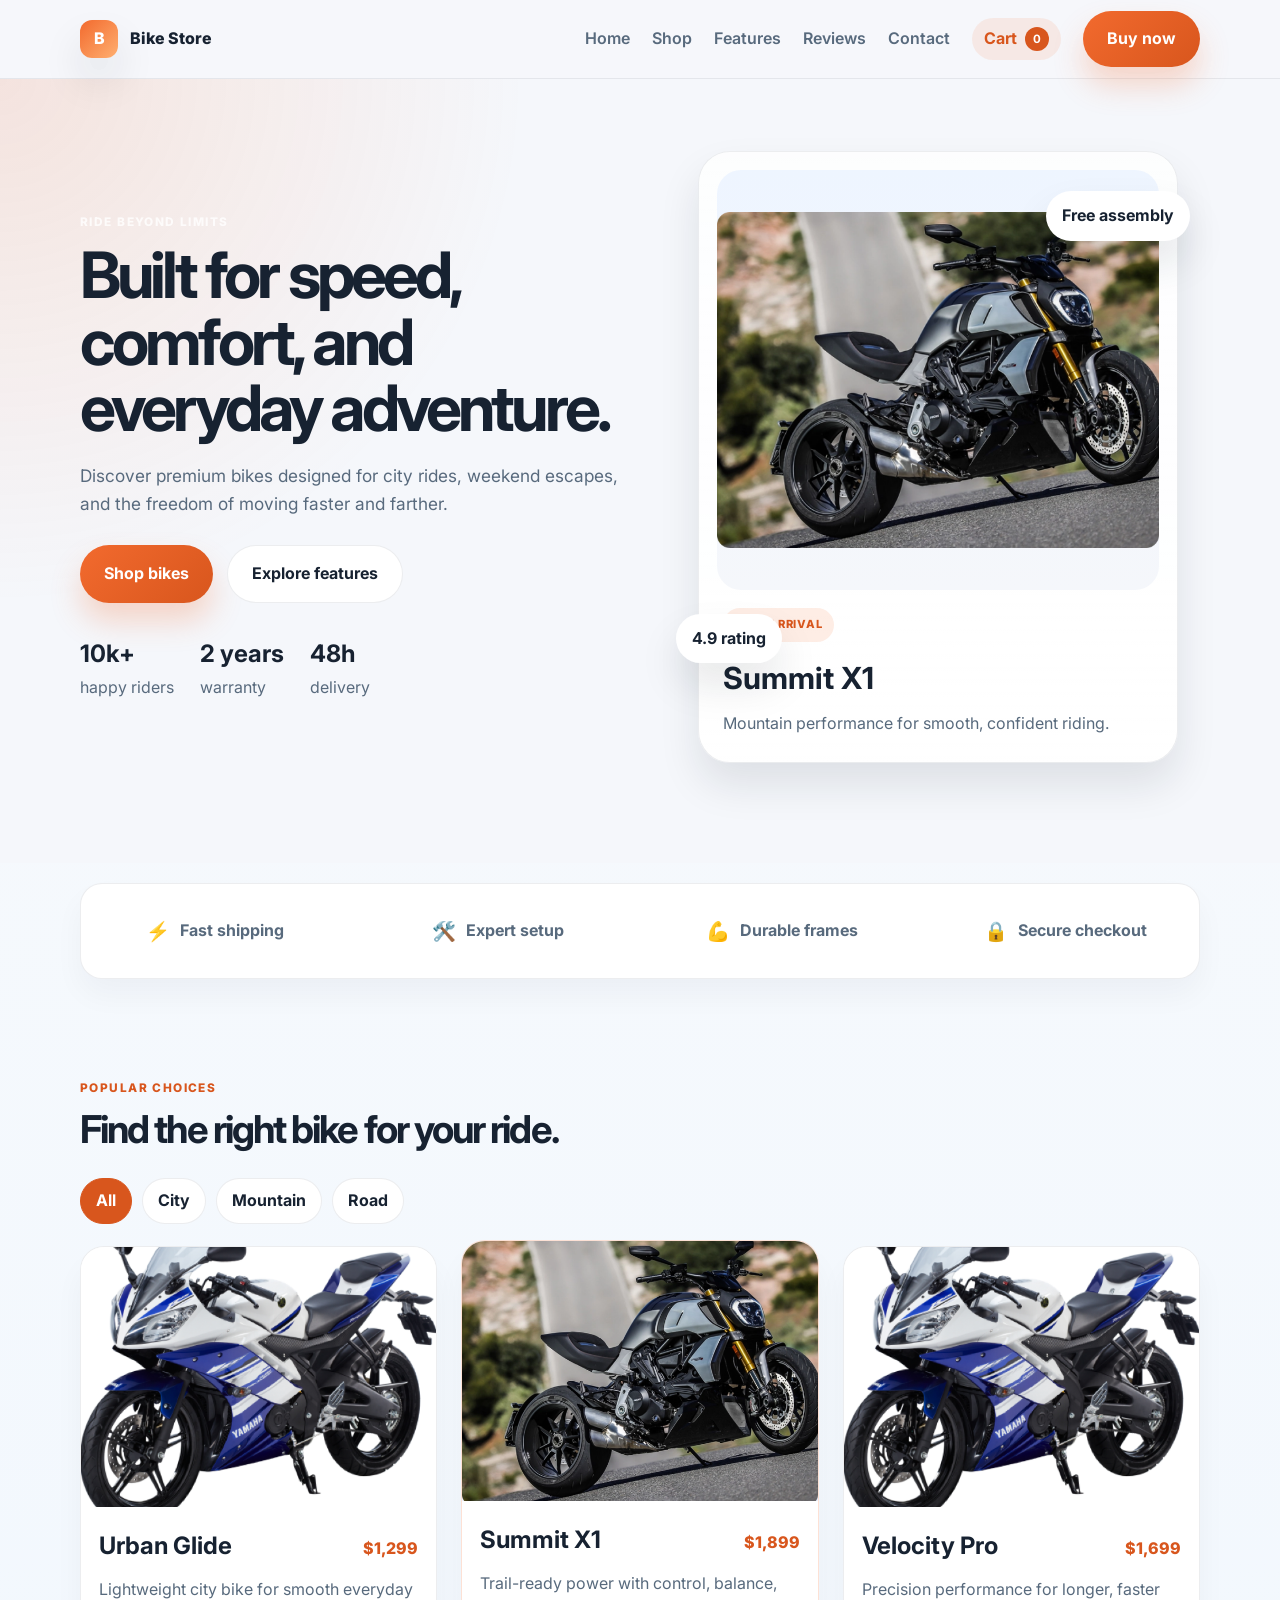
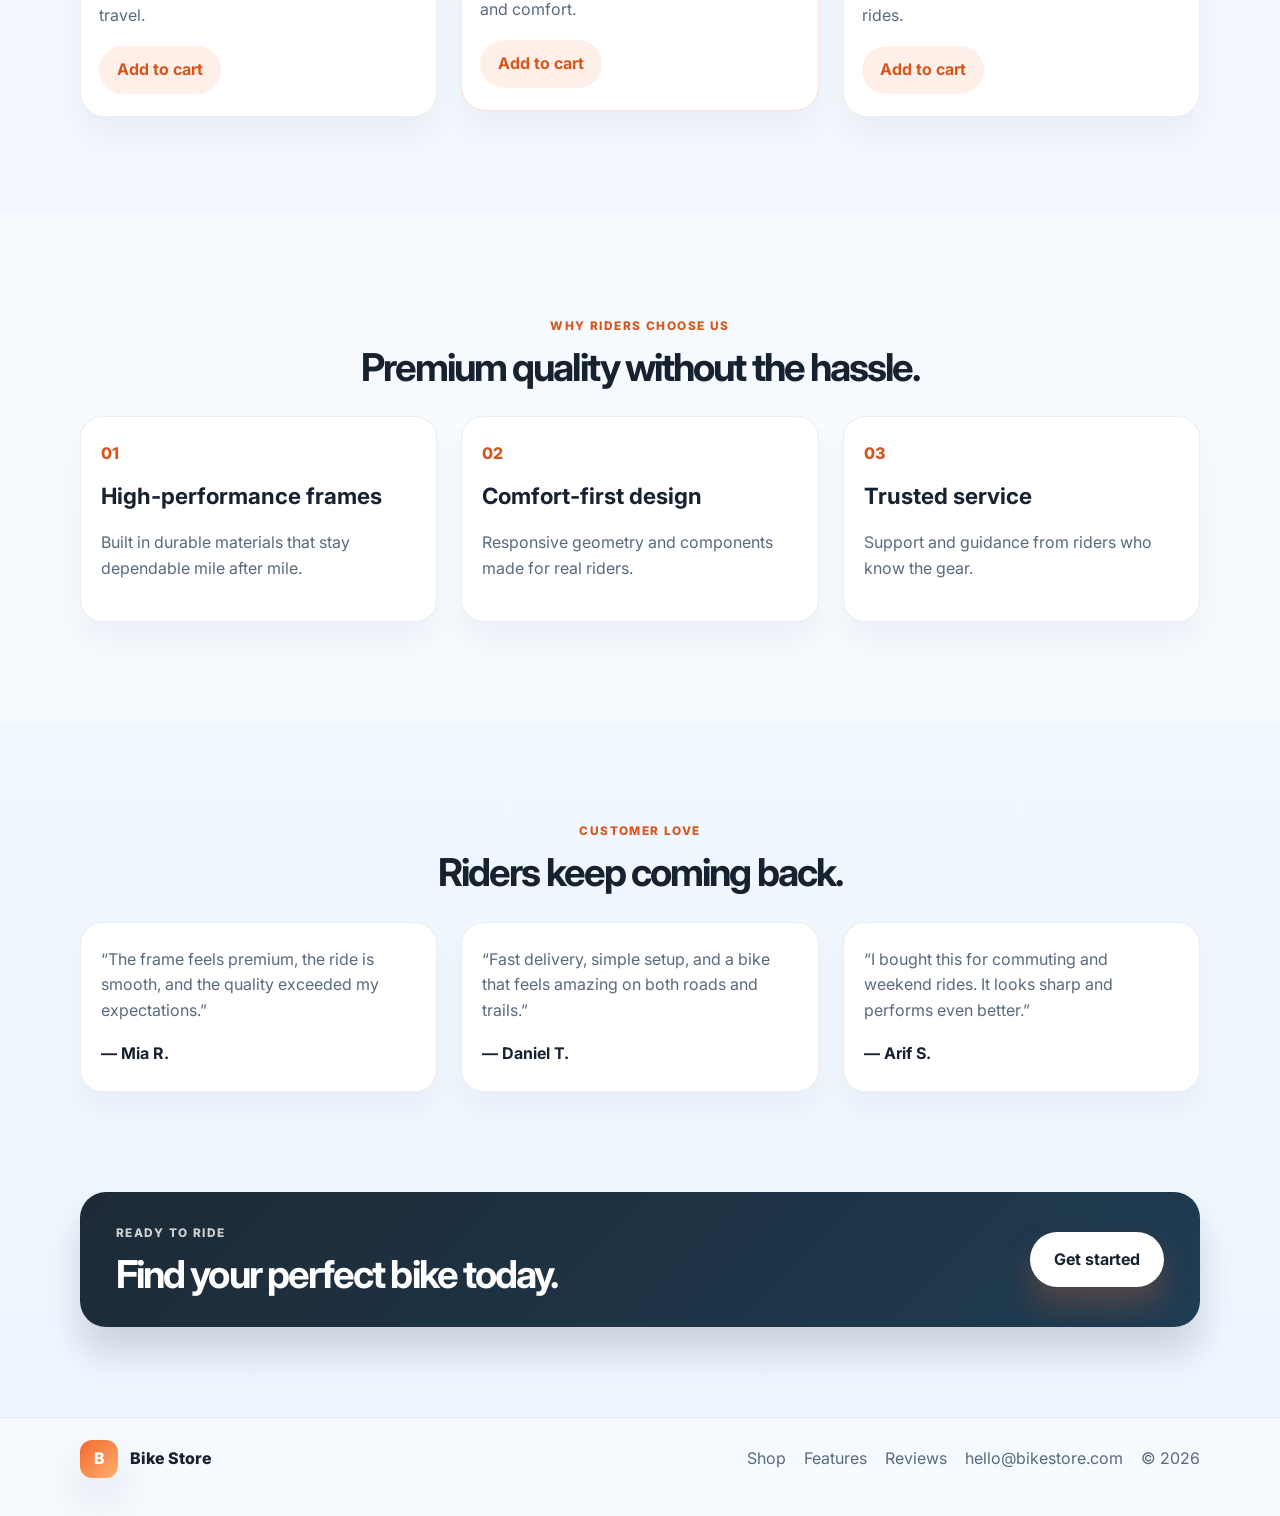
<file: portfolio-projects/bike-store/index.html>
<!DOCTYPE html>
<html lang="en">
  <head>
    <meta charset="UTF-8" />
    <meta name="viewport" content="width=device-width, initial-scale=1.0" />
    <title>Bike Store</title>
    <meta
      name="description"
      content="Bike Store premium bicycle landing page with product catalog and rider-focused design."
    />
    <link rel="preconnect" href="https://fonts.googleapis.com" />
    <link rel="preconnect" href="https://fonts.gstatic.com" crossorigin />
    <link
      href="https://fonts.googleapis.com/css2?family=Inter:wght@400;500;600;700;800;900&display=swap"
      rel="stylesheet"
    />
    <link rel="stylesheet" href="styles.css" />
  </head>
  <body>
    <header class="topbar">
      <div class="container nav-wrap">
        <a href="#home" class="brand" aria-label="Bike Store home">
          <span class="brand-mark">B</span>
          <span>Bike Store</span>
        </a>

        <nav class="nav" aria-label="Main navigation">
          <a href="#home">Home</a>
          <a href="#shop">Shop</a>
          <a href="#features">Features</a>
          <a href="#reviews">Reviews</a>
          <a href="#contact">Contact</a>
          <div class="cart-pill" aria-label="Cart summary">
            <span>Cart</span>
            <strong id="cart-count">0</strong>
          </div>
          <a href="#shop" class="btn btn-primary">Buy now</a>
        </nav>
      </div>
    </header>

    <main>
      <section id="home" class="hero section">
        <div class="container hero-grid">
          <div class="hero-copy">
            <p class="eyebrow">Ride beyond limits</p>
            <h1>Built for speed, comfort, and everyday adventure.</h1>
            <p class="lead">
              Discover premium bikes designed for city rides, weekend escapes, and the freedom of moving faster and farther.
            </p>

            <div class="hero-actions">
              <a href="#shop" class="btn btn-primary">Shop bikes</a>
              <a href="#features" class="btn btn-secondary">Explore features</a>
            </div>

            <ul class="hero-metrics" aria-label="Bike store metrics">
              <li><strong>10k+</strong><span>happy riders</span></li>
              <li><strong>2 years</strong><span>warranty</span></li>
              <li><strong>48h</strong><span>delivery</span></li>
            </ul>
          </div>

          <div class="hero-visual">
            <div class="bike-card">
              <img src="assets/bike-1.png" alt="Mountain bike product shot" />
              <div class="bike-card-info">
                <span class="tag">New arrival</span>
                <h3>Summit X1</h3>
                <p>Mountain performance for smooth, confident riding.</p>
              </div>
            </div>

            <div class="floating-pill top-pill">Free assembly</div>
            <div class="floating-pill bottom-pill">4.9 rating</div>
          </div>
        </div>
      </section>

      <section class="feature-strip">
        <div class="container feature-list">
          <div><span>⚡</span><p>Fast shipping</p></div>
          <div><span>🛠️</span><p>Expert setup</p></div>
          <div><span>💪</span><p>Durable frames</p></div>
          <div><span>🔒</span><p>Secure checkout</p></div>
        </div>
      </section>

      <section id="shop" class="section shop-section">
        <div class="container">
          <div class="section-head">
            <p class="eyebrow eyebrow-dark">Popular choices</p>
            <h2>Find the right bike for your ride.</h2>
          </div>

          <div class="shop-filters" aria-label="Product filters">
            <button class="shop-btn active" data-filter="all" type="button">All</button>
            <button class="shop-btn" data-filter="city" type="button">City</button>
            <button class="shop-btn" data-filter="mountain" type="button">Mountain</button>
            <button class="shop-btn" data-filter="road" type="button">Road</button>
          </div>

          <div class="product-grid">
            <article class="product-card" data-category="city">
              <img src="assets/bike-2.png" alt="City bike" />
              <div class="product-info">
                <div class="product-row">
                  <h3>Urban Glide</h3>
                  <span>$1,299</span>
                </div>
                <p>Lightweight city bike for smooth everyday travel.</p>
                <button class="mini-btn" data-add-cart type="button">Add to cart</button>
              </div>
            </article>

            <article class="product-card highlighted" data-category="mountain">
              <img src="assets/bike-1.png" alt="Mountain bike" />
              <div class="product-info">
                <div class="product-row">
                  <h3>Summit X1</h3>
                  <span>$1,899</span>
                </div>
                <p>Trail-ready power with control, balance, and comfort.</p>
                <button class="mini-btn" data-add-cart type="button">Add to cart</button>
              </div>
            </article>

            <article class="product-card" data-category="road">
              <img src="assets/bike-2.png" alt="Road bike" />
              <div class="product-info">
                <div class="product-row">
                  <h3>Velocity Pro</h3>
                  <span>$1,699</span>
                </div>
                <p>Precision performance for longer, faster rides.</p>
                <button class="mini-btn" data-add-cart type="button">Add to cart</button>
              </div>
            </article>
          </div>
        </div>
      </section>

      <section id="features" class="section feature-section">
        <div class="container">
          <div class="section-head center">
            <p class="eyebrow eyebrow-dark">Why riders choose us</p>
            <h2>Premium quality without the hassle.</h2>
          </div>

          <div class="feature-grid">
            <div class="feature-card">
              <span class="feature-number">01</span>
              <h3>High-performance frames</h3>
              <p>Built in durable materials that stay dependable mile after mile.</p>
            </div>
            <div class="feature-card">
              <span class="feature-number">02</span>
              <h3>Comfort-first design</h3>
              <p>Responsive geometry and components made for real riders.</p>
            </div>
            <div class="feature-card">
              <span class="feature-number">03</span>
              <h3>Trusted service</h3>
              <p>Support and guidance from riders who know the gear.</p>
            </div>
          </div>
        </div>
      </section>

      <section id="reviews" class="section review-section">
        <div class="container">
          <div class="section-head center">
            <p class="eyebrow eyebrow-dark">Customer love</p>
            <h2>Riders keep coming back.</h2>
          </div>

          <div class="review-grid">
            <blockquote>
              “The frame feels premium, the ride is smooth, and the quality exceeded my expectations.”
              <footer>— Mia R.</footer>
            </blockquote>
            <blockquote>
              “Fast delivery, simple setup, and a bike that feels amazing on both roads and trails.”
              <footer>— Daniel T.</footer>
            </blockquote>
            <blockquote>
              “I bought this for commuting and weekend rides. It looks sharp and performs even better.”
              <footer>— Arif S.</footer>
            </blockquote>
          </div>
        </div>
      </section>

      <section class="cta-section">
        <div class="container cta-box">
          <div>
            <p class="eyebrow">Ready to ride</p>
            <h2>Find your perfect bike today.</h2>
          </div>
          <a href="#contact" class="btn btn-primary light">Get started</a>
        </div>
      </section>
    </main>

    <footer id="contact" class="site-footer">
      <div class="container footer-wrap">
        <div>
          <a href="#home" class="brand brand-footer">
            <span class="brand-mark">B</span>
            <span>Bike Store</span>
          </a>
        </div>

        <div class="footer-links">
          <a href="#shop">Shop</a>
          <a href="#features">Features</a>
          <a href="#reviews">Reviews</a>
          <a href="mailto:hello@bikestore.com">hello@bikestore.com</a>
        </div>
      </div>
    </footer>

    <script src="script.js"></script>
  </body>
</html>
</file>
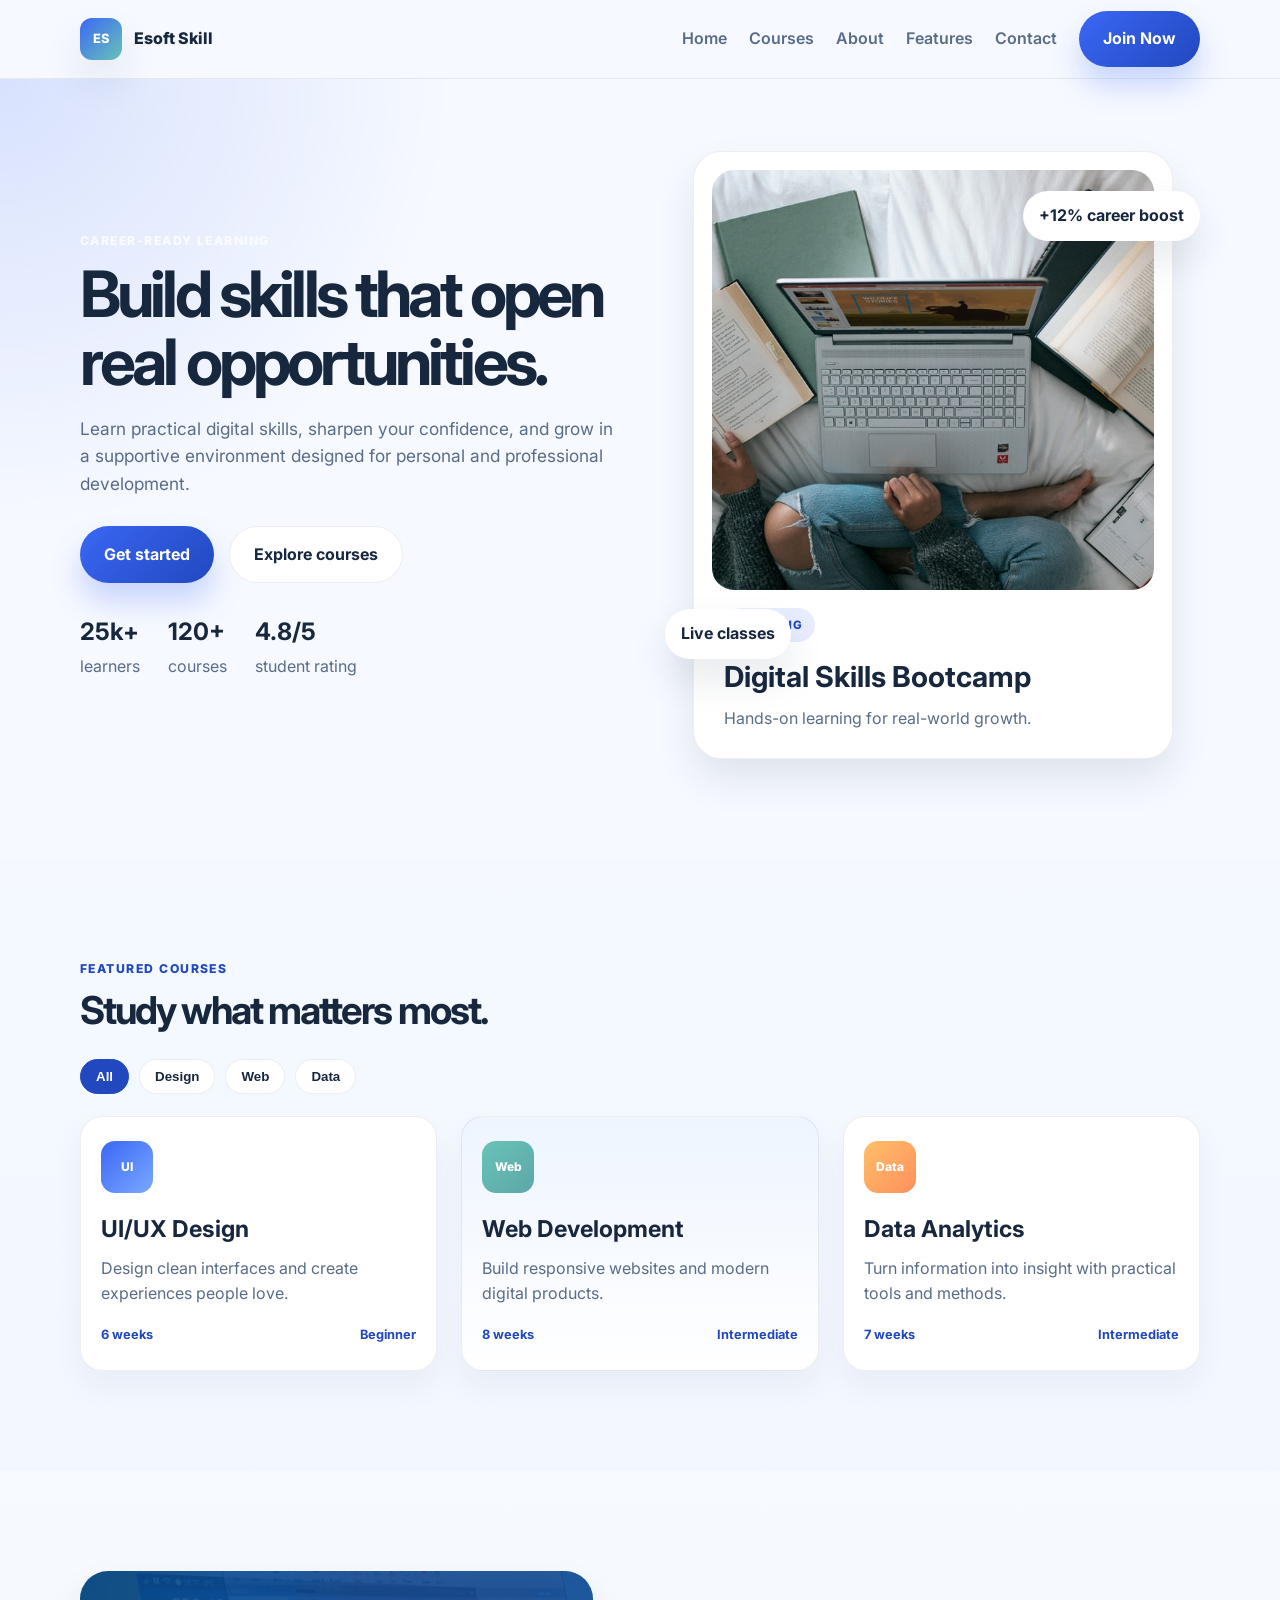
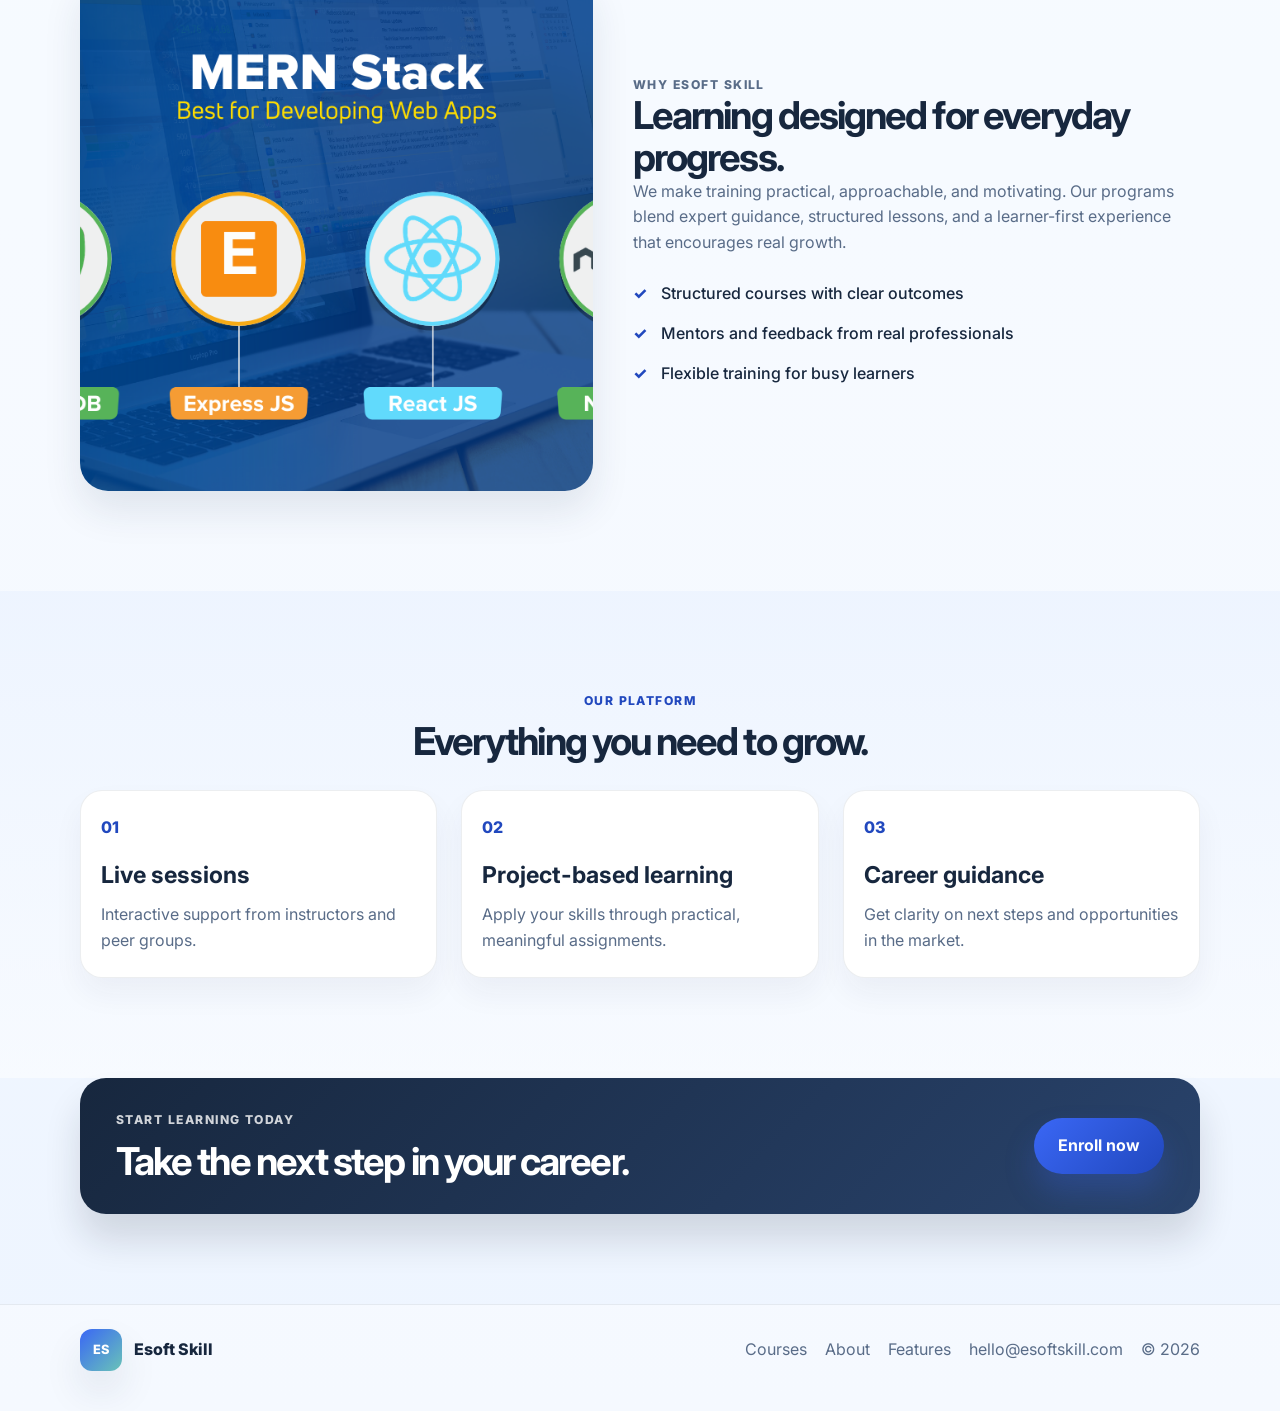
<file: portfolio-projects/esoft-skill/index.html>
<!DOCTYPE html>
<html lang="en">
  <head>
    <meta charset="UTF-8" />
    <meta name="viewport" content="width=device-width, initial-scale=1.0" />
    <title>Esoft Skill</title>
    <meta
      name="description"
      content="Esoft Skill is a modern learning platform for skills, courses, and career growth."
    />
    <link rel="preconnect" href="https://fonts.googleapis.com" />
    <link rel="preconnect" href="https://fonts.gstatic.com" crossorigin />
    <link
      href="https://fonts.googleapis.com/css2?family=Inter:wght@400;500;600;700;800;900&display=swap"
      rel="stylesheet"
    />
    <link rel="stylesheet" href="styles.css" />
  </head>
  <body>
    <header class="topbar">
      <div class="container nav-wrap">
        <a href="#home" class="brand">
          <span class="brand-mark">ES</span>
          <span>Esoft Skill</span>
        </a>

        <nav class="nav" aria-label="Main navigation">
          <a href="#home">Home</a>
          <a href="#courses">Courses</a>
          <a href="#about">About</a>
          <a href="#features">Features</a>
          <a href="#contact">Contact</a>
          <a href="#join" class="btn btn-primary">Join Now</a>
        </nav>
      </div>
    </header>

    <main>
      <section id="home" class="hero">
        <div class="container hero-grid">
          <div class="hero-copy">
            <p class="eyebrow">Career-ready learning</p>
            <h1>Build skills that open real opportunities.</h1>
            <p class="lead">
              Learn practical digital skills, sharpen your confidence, and grow in a supportive environment designed for personal and professional development.
            </p>

            <div class="hero-actions">
              <a href="#join" class="btn btn-primary">Get started</a>
              <a href="#courses" class="btn btn-secondary">Explore courses</a>
            </div>

            <div class="mini-stats">
              <div>
                <strong>25k+</strong>
                <span>learners</span>
              </div>
              <div>
                <strong>120+</strong>
                <span>courses</span>
              </div>
              <div>
                <strong>4.8/5</strong>
                <span>student rating</span>
              </div>
            </div>
          </div>

          <div class="hero-visual">
            <div class="hero-card main-card">
              <img src="assets/soft-skill1.png" alt="Student learning illustration" />
              <div class="card-info">
                <span class="tag">Trending</span>
                <h3>Digital Skills Bootcamp</h3>
                <p>Hands-on learning for real-world growth.</p>
              </div>
            </div>

            <div class="floating-badge badge-one">+12% career boost</div>
            <div class="floating-badge badge-two">Live classes</div>
          </div>
        </div>
      </section>

      <section id="courses" class="section courses">
        <div class="container">
          <div class="section-head">
            <p class="eyebrow eyebrow-dark">Featured courses</p>
            <h2>Study what matters most.</h2>
          </div>

          <div class="course-filters" aria-label="Course filter controls">
            <button class="course-btn active" data-filter="all" type="button">All</button>
            <button class="course-btn" data-filter="design" type="button">Design</button>
            <button class="course-btn" data-filter="web" type="button">Web</button>
            <button class="course-btn" data-filter="data" type="button">Data</button>
          </div>

          <div class="course-grid">
            <article class="course-card" data-category="design">
              <div class="course-icon blue">UI</div>
              <h3>UI/UX Design</h3>
              <p>Design clean interfaces and create experiences people love.</p>
              <div class="meta-row">
                <span>6 weeks</span>
                <span>Beginner</span>
              </div>
            </article>

            <article class="course-card accent-card" data-category="web">
              <div class="course-icon green">Web</div>
              <h3>Web Development</h3>
              <p>Build responsive websites and modern digital products.</p>
              <div class="meta-row">
                <span>8 weeks</span>
                <span>Intermediate</span>
              </div>
            </article>

            <article class="course-card" data-category="data">
              <div class="course-icon orange">Data</div>
              <h3>Data Analytics</h3>
              <p>Turn information into insight with practical tools and methods.</p>
              <div class="meta-row">
                <span>7 weeks</span>
                <span>Intermediate</span>
              </div>
            </article>
          </div>
        </div>
      </section>

      <section id="about" class="section about-section">
        <div class="container about-grid">
          <div class="about-image-wrap">
            <img src="assets/soft-skill2.png" alt="Students and learning environment" />
          </div>

          <div class="about-copy">
            <p class="eyebrow eyebrow-dark">Why Esoft Skill</p>
            <h2>Learning designed for everyday progress.</h2>
            <p>
              We make training practical, approachable, and motivating. Our programs blend expert guidance, structured lessons, and a learner-first experience that encourages real growth.
            </p>

            <ul class="check-list">
              <li>Structured courses with clear outcomes</li>
              <li>Mentors and feedback from real professionals</li>
              <li>Flexible training for busy learners</li>
            </ul>
          </div>
        </div>
      </section>

      <section id="features" class="section feature-section">
        <div class="container">
          <div class="section-head center">
            <p class="eyebrow eyebrow-dark">Our platform</p>
            <h2>Everything you need to grow.</h2>
          </div>

          <div class="feature-grid">
            <div class="feature-card">
              <span class="feature-icon">01</span>
              <h3>Live sessions</h3>
              <p>Interactive support from instructors and peer groups.</p>
            </div>
            <div class="feature-card">
              <span class="feature-icon">02</span>
              <h3>Project-based learning</h3>
              <p>Apply your skills through practical, meaningful assignments.</p>
            </div>
            <div class="feature-card">
              <span class="feature-icon">03</span>
              <h3>Career guidance</h3>
              <p>Get clarity on next steps and opportunities in the market.</p>
            </div>
          </div>
        </div>
      </section>

      <section id="join" class="cta-section">
        <div class="container cta-box">
          <div>
            <p class="eyebrow">Start learning today</p>
            <h2>Take the next step in your career.</h2>
          </div>
          <a href="#contact" class="btn btn-primary">Enroll now</a>
        </div>
      </section>
    </main>

    <footer id="contact" class="site-footer">
      <div class="container footer-wrap">
        <div>
          <a href="#home" class="brand brand-footer">
            <span class="brand-mark">ES</span>
            <span>Esoft Skill</span>
          </a>
        </div>

        <div class="footer-links">
          <a href="#courses">Courses</a>
          <a href="#about">About</a>
          <a href="#features">Features</a>
          <a href="mailto:hello@esoftskill.com">hello@esoftskill.com</a>
        </div>
      </div>
    </footer>

    <script src="script.js"></script>
  </body>
</html>
</file>
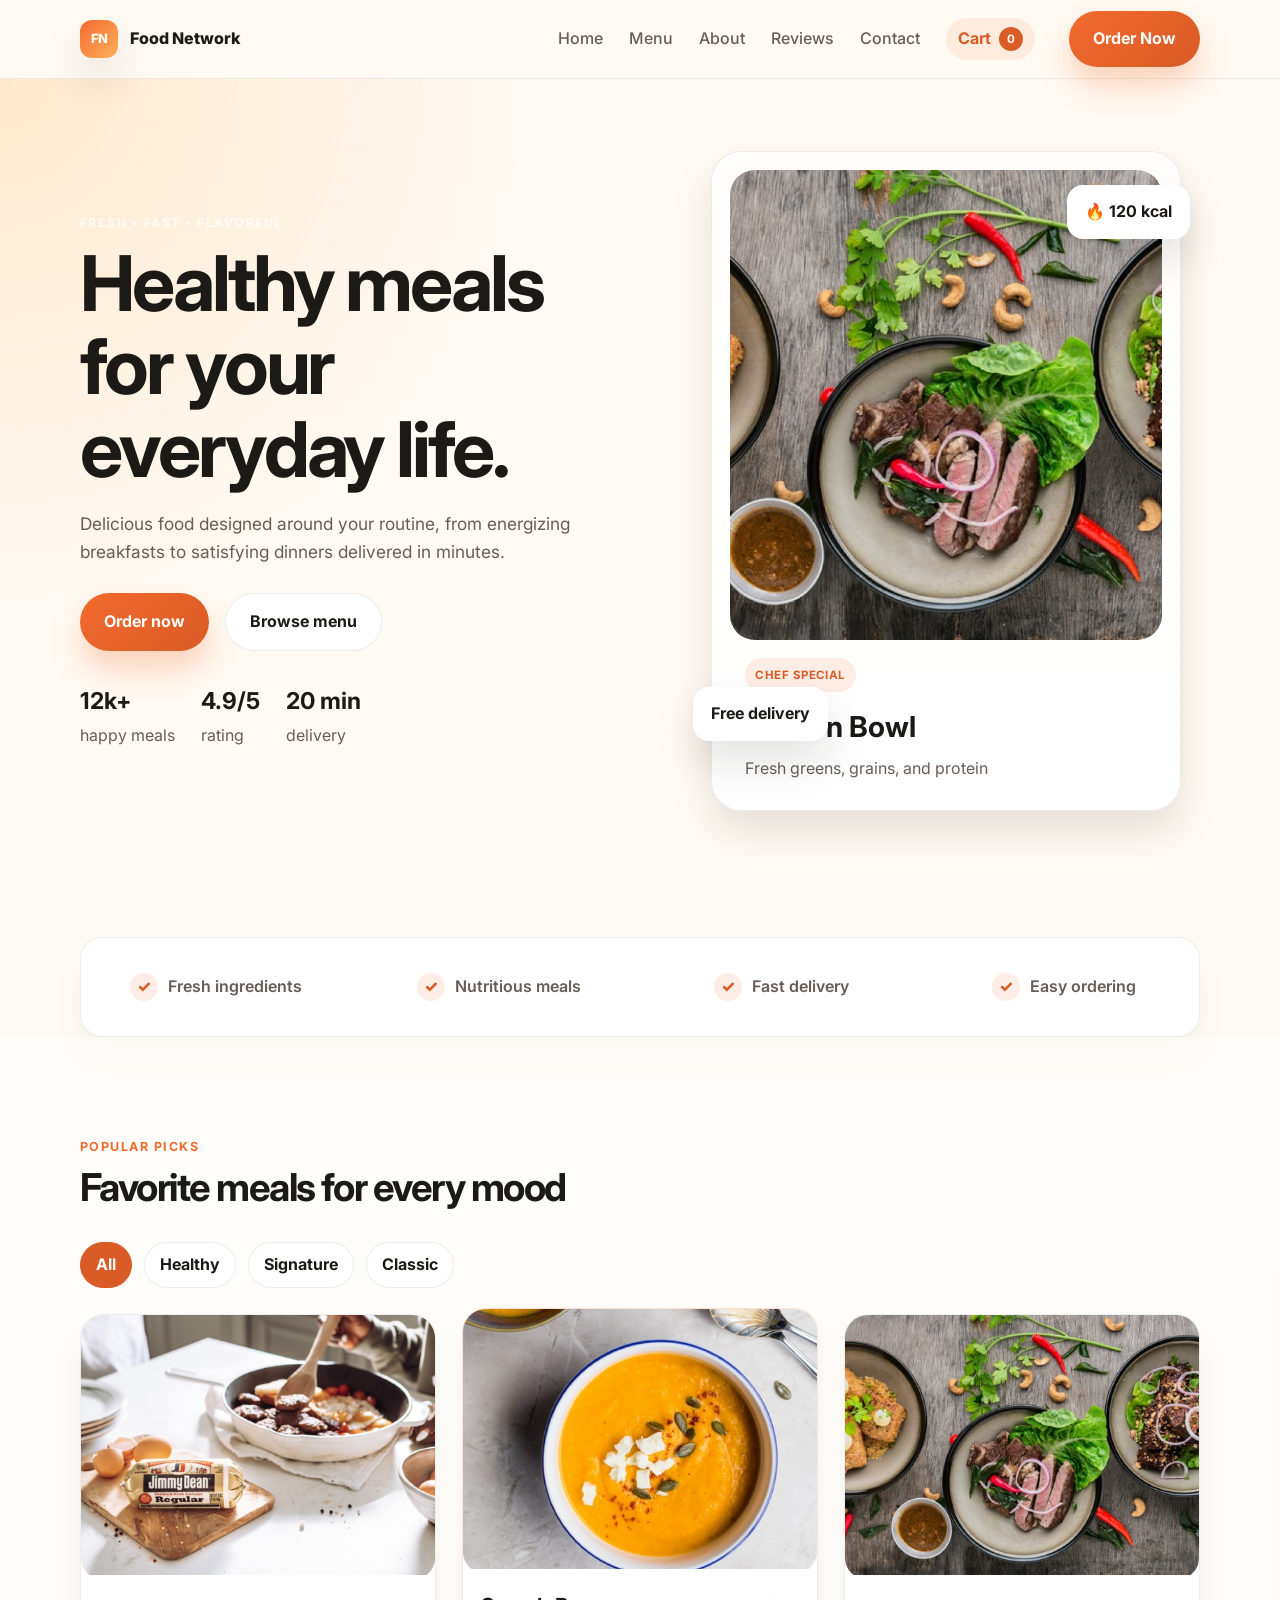
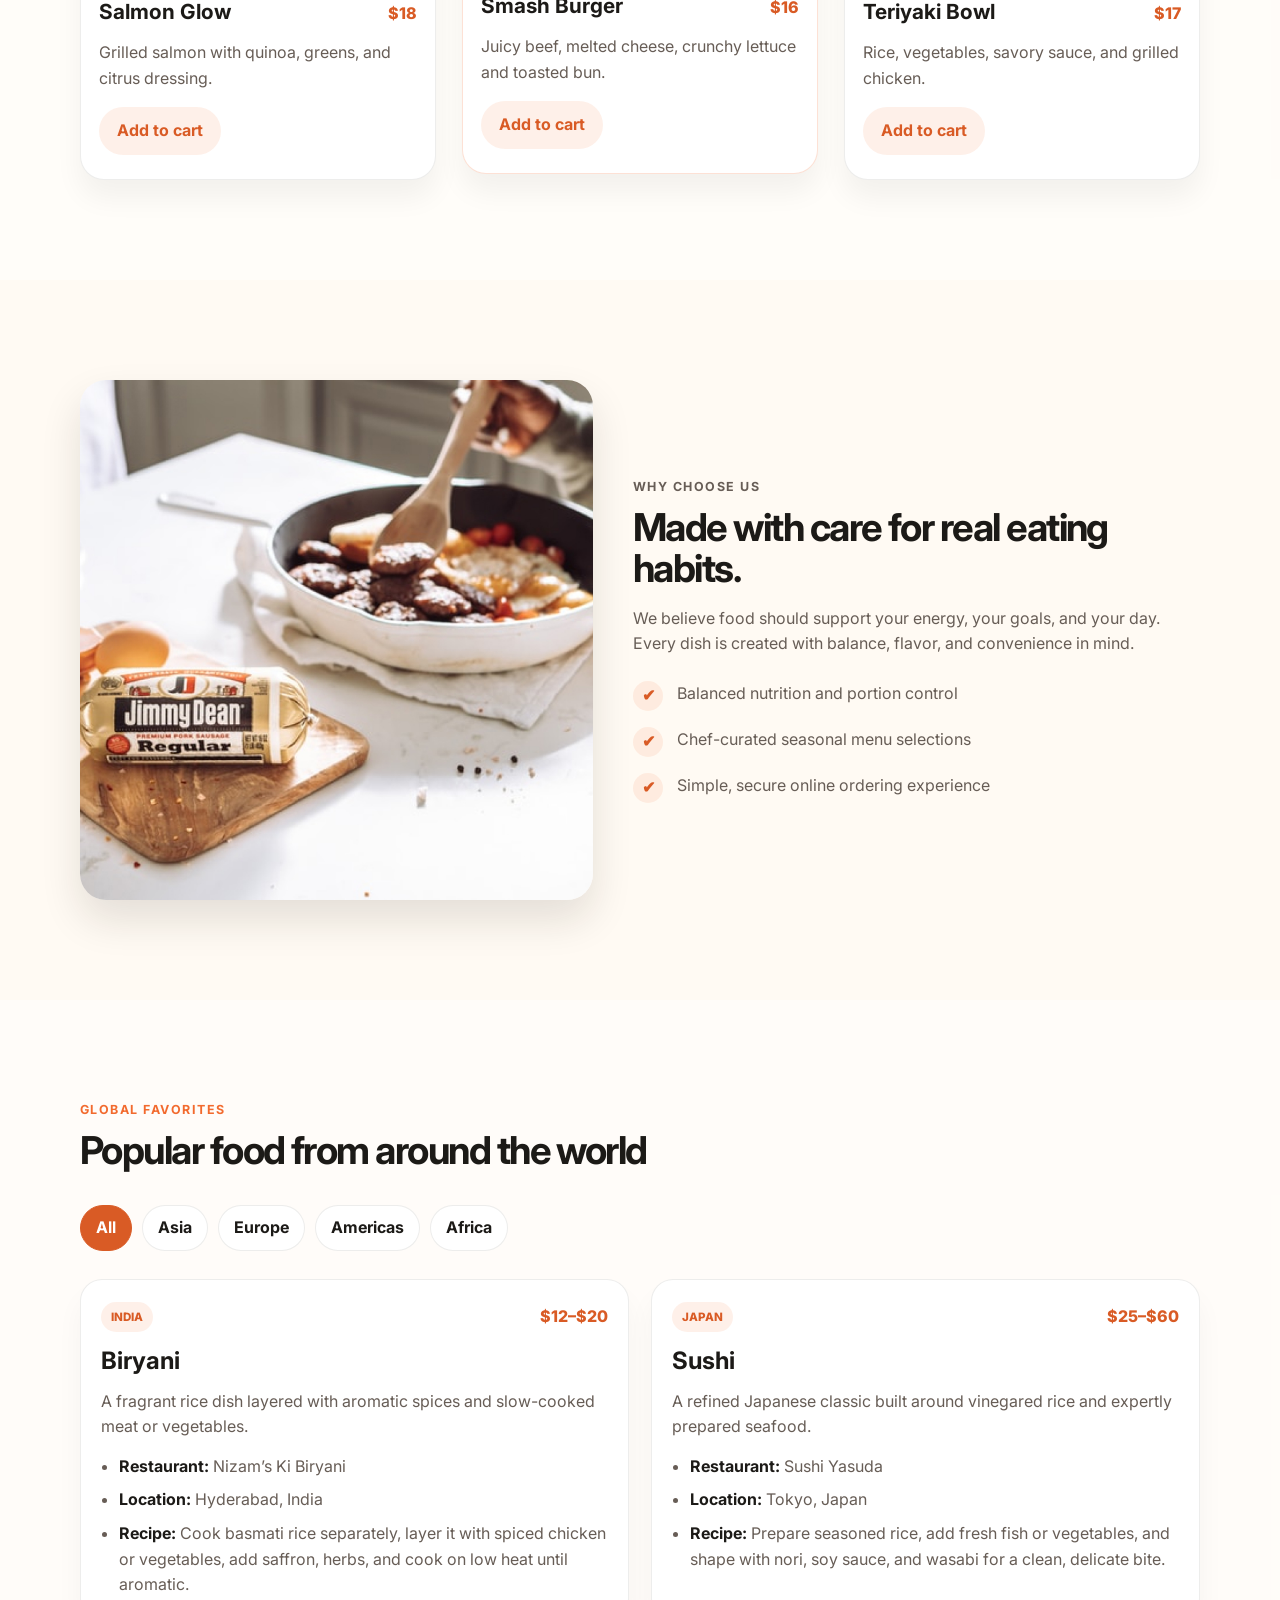
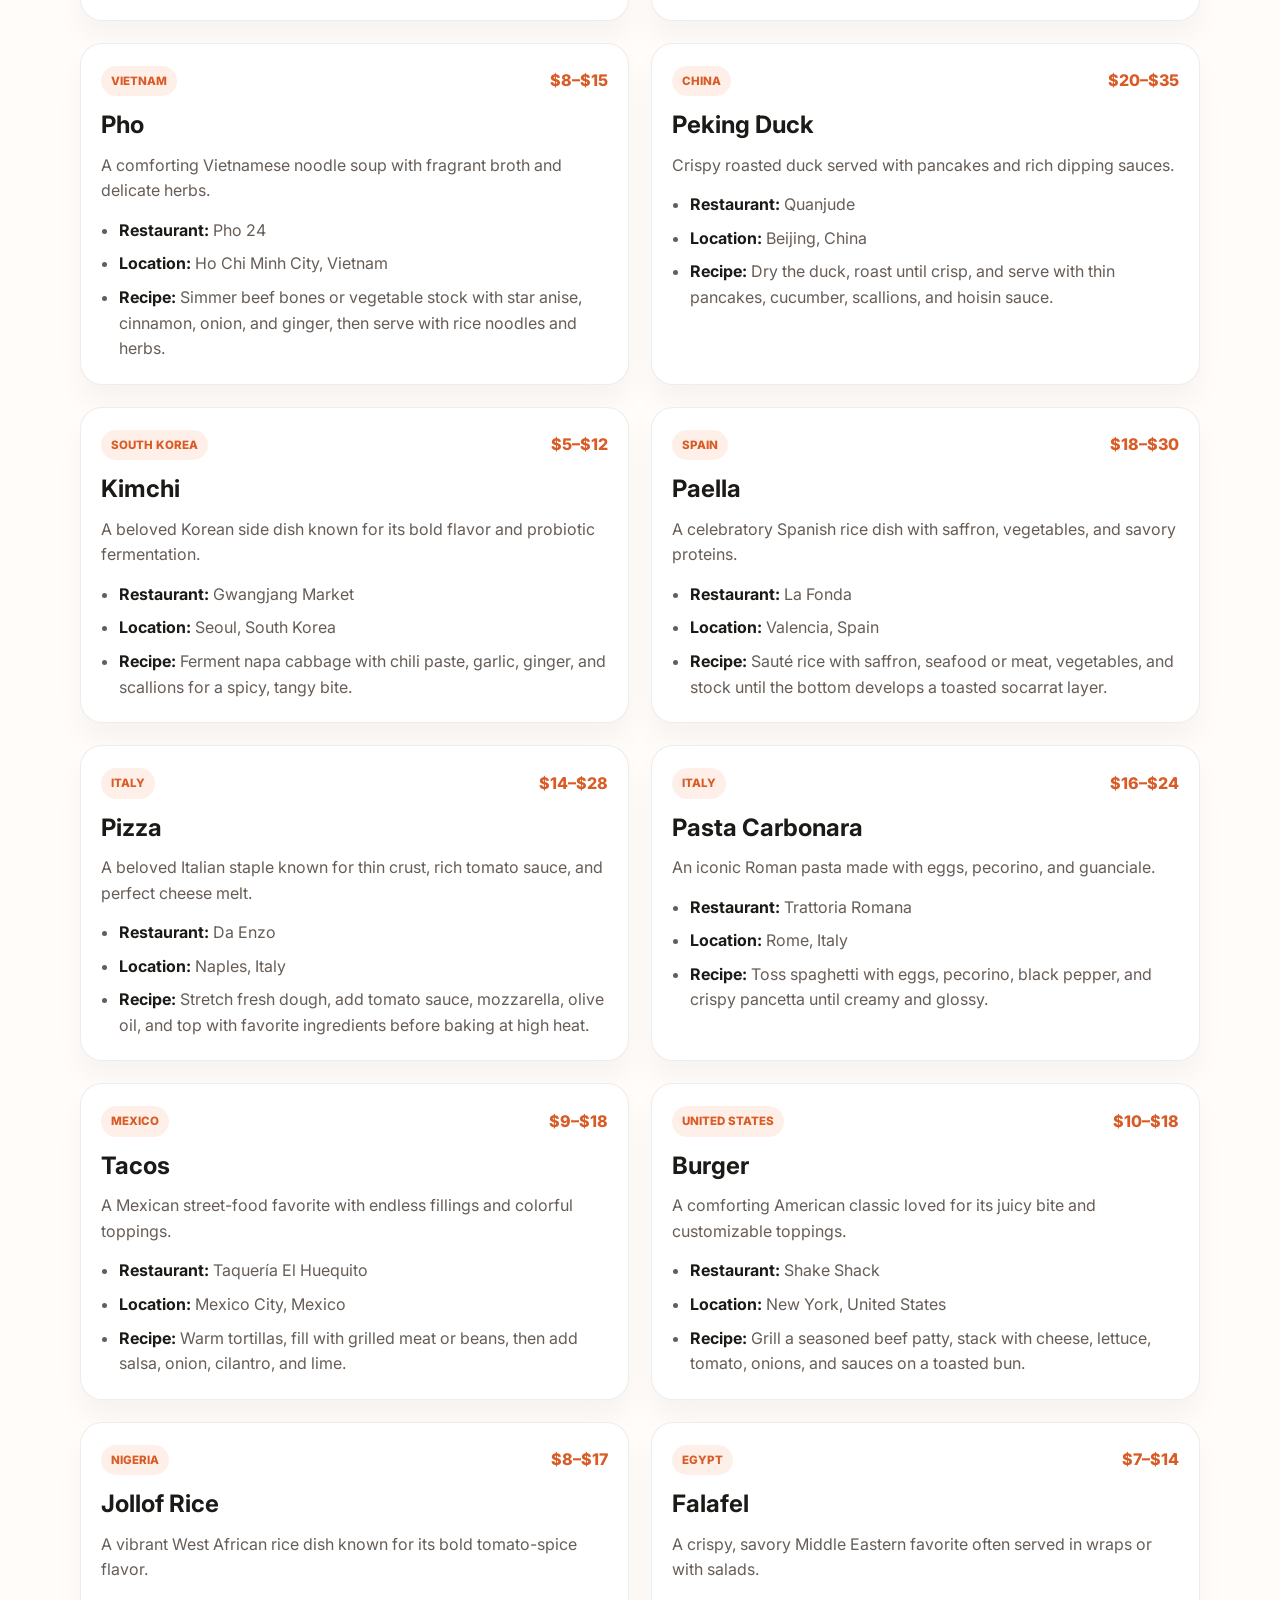
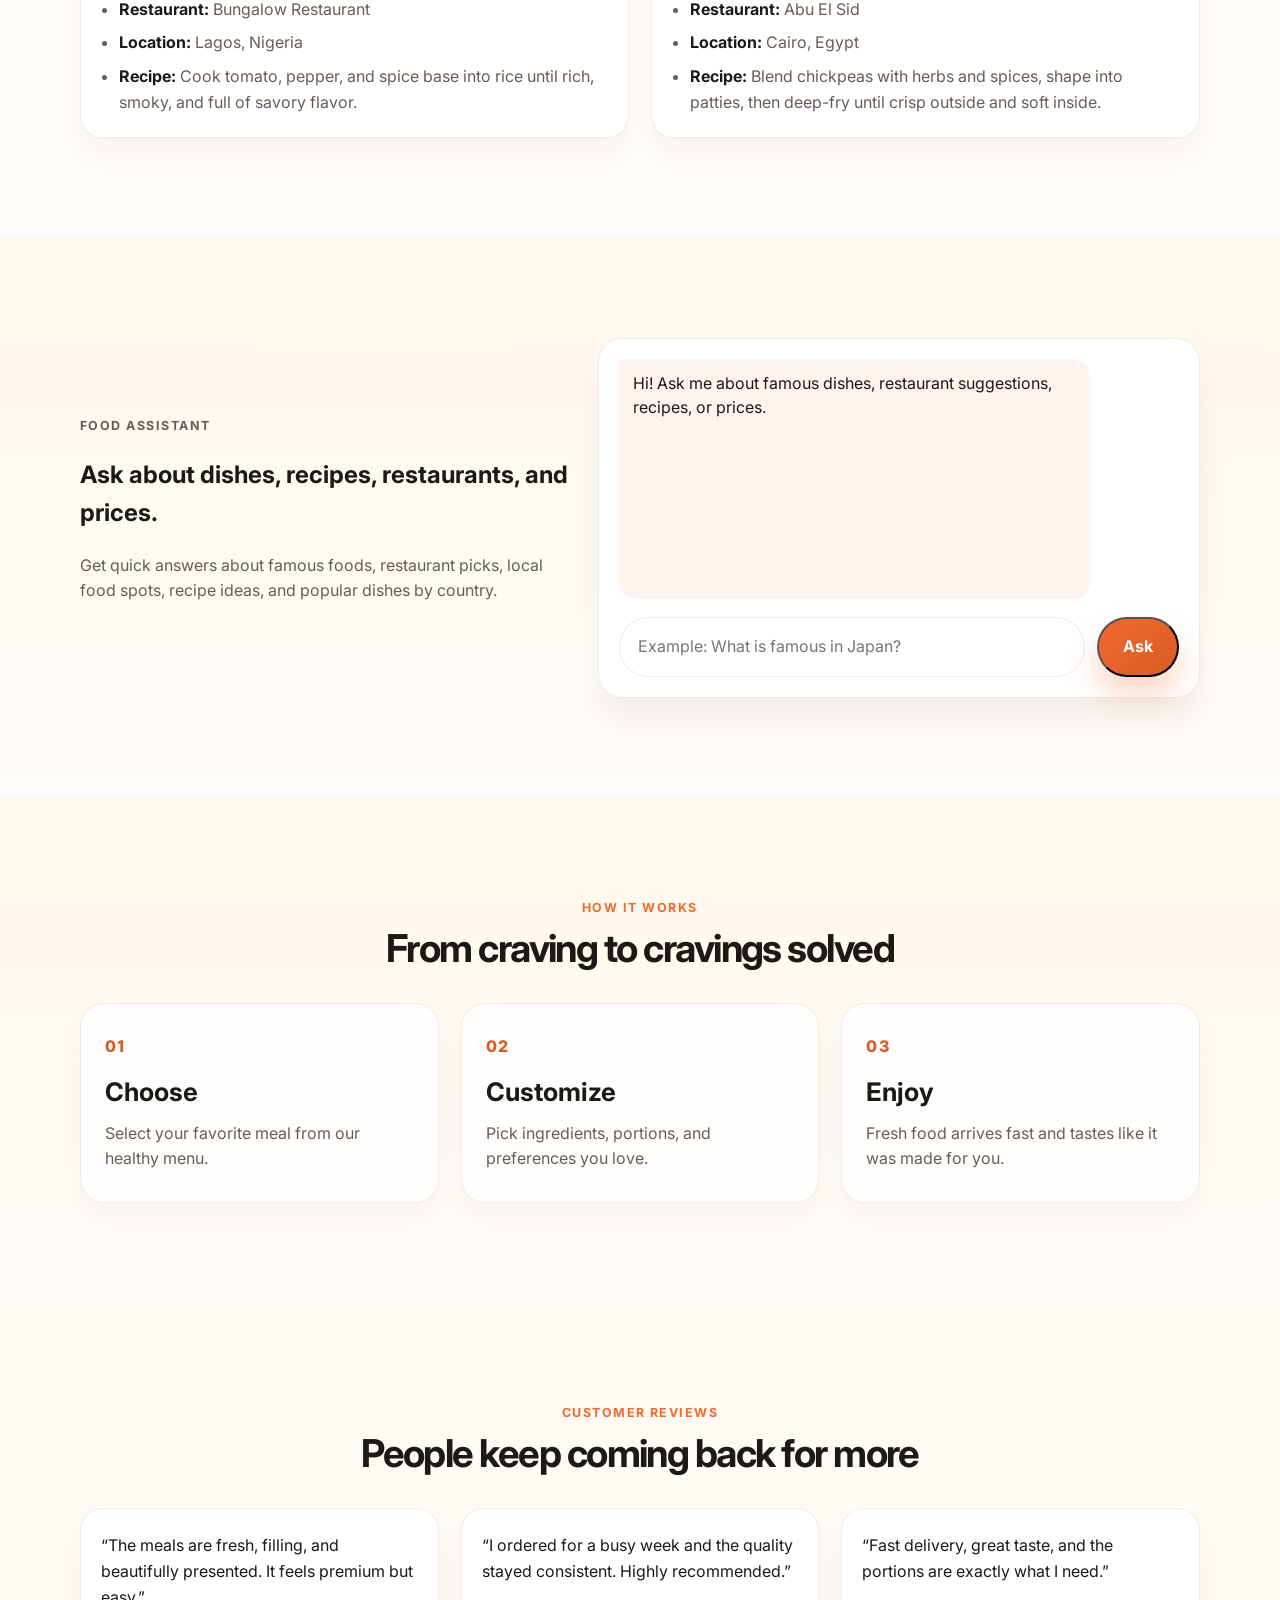
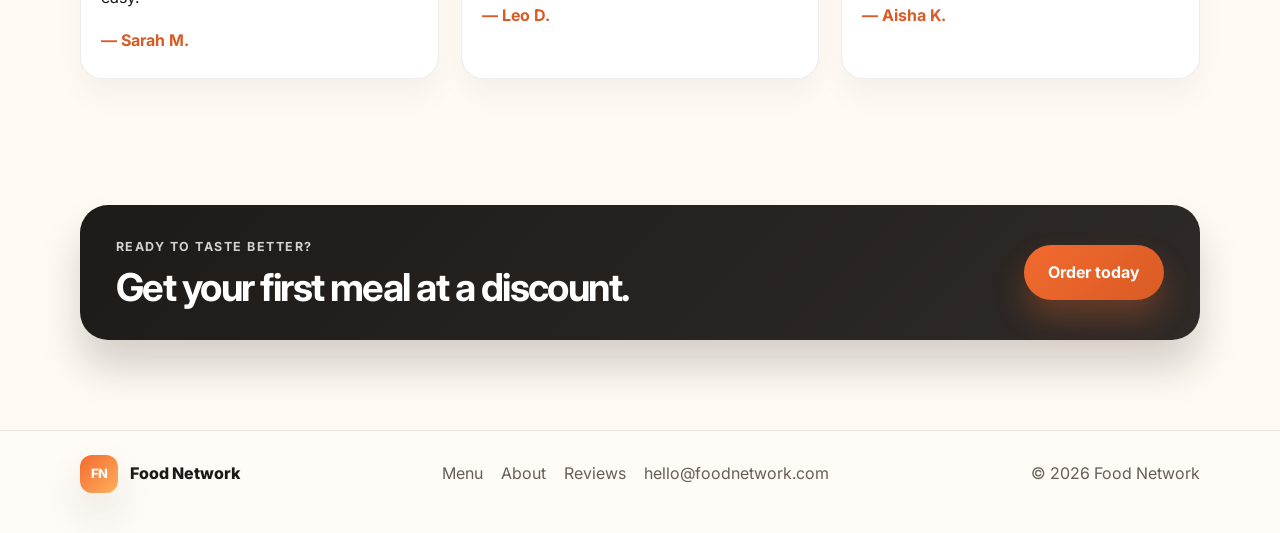
<file: portfolio-projects/food-network/index.html>
<!DOCTYPE html>
<html lang="en">
  <head>
    <meta charset="UTF-8" />
    <meta name="viewport" content="width=device-width, initial-scale=1.0" />
    <title>Food Network</title>
    <meta
      name="description"
      content="Food Network - a modern food landing page for healthy choices, fast delivery, and delicious meals."
    />
    <link rel="preconnect" href="https://fonts.googleapis.com" />
    <link rel="preconnect" href="https://fonts.gstatic.com" crossorigin />
    <link
      href="https://fonts.googleapis.com/css2?family=Inter:wght@400;500;600;700;800;900&family=Playfair+Display:wght@600;700;800&display=swap"
      rel="stylesheet"
    />
    <link rel="stylesheet" href="styles.css" />
  </head>
  <body>
    <header class="topbar">
      <div class="container nav-wrap">
        <a href="#home" class="brand" aria-label="Food Network home">
          <span class="brand-mark">FN</span>
          <span>Food Network</span>
        </a>

        <button class="nav-toggle" aria-label="Toggle menu" aria-expanded="false">
          <span></span>
          <span></span>
          <span></span>
        </button>

        <nav class="nav" aria-label="Main navigation">
          <a href="#home">Home</a>
          <a href="#menu">Menu</a>
          <a href="#about">About</a>
          <a href="#reviews">Reviews</a>
          <a href="#contact">Contact</a>
          <div class="cart-pill" aria-label="Cart summary">
            <span>Cart</span>
            <strong id="cart-count">0</strong>
          </div>
          <a href="#order" class="btn btn-primary nav-cta">Order Now</a>
        </nav>
      </div>
    </header>

    <main>
      <section id="home" class="hero section">
        <div class="container hero-grid">
          <div class="hero-copy">
            <p class="eyebrow">Fresh • Fast • Flavorful</p>
            <h1>Healthy meals for your everyday life.</h1>
            <p class="lead">
              Delicious food designed around your routine, from energizing breakfasts
              to satisfying dinners delivered in minutes.
            </p>

            <div class="hero-actions">
              <a href="#order" class="btn btn-primary">Order now</a>
              <a href="#menu" class="btn btn-secondary">Browse menu</a>
            </div>

            <ul class="hero-stats" aria-label="Food Network stats">
              <li><strong>12k+</strong><span>happy meals</span></li>
              <li><strong>4.9/5</strong><span>rating</span></li>
              <li><strong>20 min</strong><span>delivery</span></li>
            </ul>
          </div>

          <div class="hero-visual" aria-label="Featured food illustration area">
            <div class="food-card food-card-main">
              <img
                src="assets/Project%20Cover1.jpg"
                alt="Bowl with healthy food"
              />
              <div class="food-card-info">
                <span class="tag">Chef special</span>
                <h3>Garden Bowl</h3>
                <p>Fresh greens, grains, and protein</p>
              </div>
            </div>

            <div class="mini-card mini-card-top">
              <span>🔥 120 kcal</span>
            </div>

            <div class="mini-card mini-card-bottom">
              <span>Free delivery</span>
            </div>
          </div>
        </div>
      </section>

      <section class="feature-strip">
        <div class="container feature-list">
          <div>
            <span class="feature-icon">✓</span>
            <p>Fresh ingredients</p>
          </div>
          <div>
            <span class="feature-icon">✓</span>
            <p>Nutritious meals</p>
          </div>
          <div>
            <span class="feature-icon">✓</span>
            <p>Fast delivery</p>
          </div>
          <div>
            <span class="feature-icon">✓</span>
            <p>Easy ordering</p>
          </div>
        </div>
      </section>

      <section id="menu" class="section menu-section">
        <div class="container">
          <div class="section-heading">
            <p class="eyebrow eyebrow-dark">Popular picks</p>
            <h2>Favorite meals for every mood</h2>
          </div>

          <div class="menu-filters" aria-label="Menu filter controls">
            <button class="filter-btn active" data-filter="all" type="button">All</button>
            <button class="filter-btn" data-filter="healthy" type="button">Healthy</button>
            <button class="filter-btn" data-filter="signature" type="button">Signature</button>
            <button class="filter-btn" data-filter="classic" type="button">Classic</button>
          </div>

          <div class="menu-grid">
            <article class="dish-card" data-category="healthy">
              <img src="assets/Project%20Cover2.png" alt="Salmon dish" />
              <div class="dish-content">
                <div class="dish-topline">
                  <h3>Salmon Glow</h3>
                  <span>$18</span>
                </div>
                <p>Grilled salmon with quinoa, greens, and citrus dressing.</p>
                <button class="small-btn" data-add-cart type="button">Add to cart</button>
              </div>
            </article>

            <article class="dish-card featured" data-category="signature">
              <img src="assets/Project%20Cover3.png" alt="Burger meal" />
              <div class="dish-content">
                <div class="dish-topline">
                  <h3>Smash Burger</h3>
                  <span>$16</span>
                </div>
                <p>Juicy beef, melted cheese, crunchy lettuce and toasted bun.</p>
                <button class="small-btn" data-add-cart type="button">Add to cart</button>
              </div>
            </article>

            <article class="dish-card" data-category="classic">
              <img src="assets/Project%20Cover1.jpg" alt="Asian rice bowl" />
              <div class="dish-content">
                <div class="dish-topline">
                  <h3>Teriyaki Bowl</h3>
                  <span>$17</span>
                </div>
                <p>Rice, vegetables, savory sauce, and grilled chicken.</p>
                <button class="small-btn" data-add-cart type="button">Add to cart</button>
              </div>
            </article>
          </div>
        </div>
      </section>

      <section id="about" class="section about-section">
        <div class="container about-grid">
          <div class="about-image">
            <img src="assets/Project%20Cover2.png" alt="Healthy food spread" />
          </div>

          <div class="about-text">
            <p class="eyebrow eyebrow-dark">Why choose us</p>
            <h2>Made with care for real eating habits.</h2>
            <p>
              We believe food should support your energy, your goals, and your day.
              Every dish is created with balance, flavor, and convenience in mind.
            </p>

            <div class="check-list">
              <div>
                <span>✔</span>
                <p>Balanced nutrition and portion control</p>
              </div>
              <div>
                <span>✔</span>
                <p>Chef-curated seasonal menu selections</p>
              </div>
              <div>
                <span>✔</span>
                <p>Simple, secure online ordering experience</p>
              </div>
            </div>
          </div>
        </div>
      </section>

      <section class="section food-directory">
        <div class="container">
          <div class="section-heading">
            <p class="eyebrow eyebrow-dark">Global favorites</p>
            <h2>Popular food from around the world</h2>
          </div>

          <div class="food-directory-toolbar">
            <div class="food-filter-group" aria-label="Country food filters">
              <button class="food-filter active" data-food-filter="all" type="button">All</button>
              <button class="food-filter" data-food-filter="asia" type="button">Asia</button>
              <button class="food-filter" data-food-filter="europe" type="button">Europe</button>
              <button class="food-filter" data-food-filter="americas" type="button">Americas</button>
              <button class="food-filter" data-food-filter="africa" type="button">Africa</button>
            </div>
          </div>

          <div id="food-directory" class="food-directory-grid" aria-live="polite"></div>
        </div>
      </section>

      <section class="section chatbot-section">
        <div class="container chatbot-layout">
          <div class="chatbot-copy">
            <p class="eyebrow eyebrow-dark">Food assistant</p>
            <h2>Ask about dishes, recipes, restaurants, and prices.</h2>
            <p>
              Get quick answers about famous foods, restaurant picks, local food spots,
              recipe ideas, and popular dishes by country.
            </p>
          </div>

          <div class="chatbot-panel" aria-label="Food chatbot">
            <div id="chatbot-messages" class="chatbot-messages">
              <div class="message bot">
                Hi! Ask me about famous dishes, restaurant suggestions, recipes, or prices.
              </div>
            </div>

            <form id="chatbot-form" class="chatbot-form">
              <input
                id="chatbot-input"
                type="text"
                placeholder="Example: What is famous in Japan?"
                aria-label="Ask the food assistant"
              />
              <button type="submit" class="btn btn-primary">Ask</button>
            </form>
          </div>
        </div>
      </section>

      <section class="section process-section">
        <div class="container">
          <div class="section-heading center">
            <p class="eyebrow eyebrow-dark">How it works</p>
            <h2>From craving to cravings solved</h2>
          </div>

          <div class="steps-grid">
            <div class="step-card">
              <span class="step-number">01</span>
              <h3>Choose</h3>
              <p>Select your favorite meal from our healthy menu.</p>
            </div>
            <div class="step-card">
              <span class="step-number">02</span>
              <h3>Customize</h3>
              <p>Pick ingredients, portions, and preferences you love.</p>
            </div>
            <div class="step-card">
              <span class="step-number">03</span>
              <h3>Enjoy</h3>
              <p>Fresh food arrives fast and tastes like it was made for you.</p>
            </div>
          </div>
        </div>
      </section>

      <section id="reviews" class="section reviews-section">
        <div class="container">
          <div class="section-heading center">
            <p class="eyebrow eyebrow-dark">Customer reviews</p>
            <h2>People keep coming back for more</h2>
          </div>

          <div class="reviews-grid">
            <blockquote>
              “The meals are fresh, filling, and beautifully presented. It feels premium but easy.”
              <footer>— Sarah M.</footer>
            </blockquote>
            <blockquote>
              “I ordered for a busy week and the quality stayed consistent. Highly recommended.”
              <footer>— Leo D.</footer>
            </blockquote>
            <blockquote>
              “Fast delivery, great taste, and the portions are exactly what I need.”
              <footer>— Aisha K.</footer>
            </blockquote>
          </div>
        </div>
      </section>

      <section id="order" class="cta-section">
        <div class="container cta-box">
          <div>
            <p class="eyebrow">Ready to taste better?</p>
            <h2>Get your first meal at a discount.</h2>
          </div>
          <a href="#contact" class="btn btn-primary">Order today</a>
        </div>
      </section>
    </main>

    <footer id="contact" class="site-footer">
      <div class="container footer-wrap">
        <div>
          <a href="#home" class="brand brand-footer">
            <span class="brand-mark">FN</span>
            <span>Food Network</span>
          </a>
        </div>

        <div class="footer-links">
          <a href="#menu">Menu</a>
          <a href="#about">About</a>
          <a href="#reviews">Reviews</a>
          <a href="mailto:hello@foodnetwork.com">hello@foodnetwork.com</a>
        </div>

        <p>© <span id="year"></span> Food Network</p>
      </div>
    </footer>

    <script src="script.js"></script>
  </body>
</html>
</file>
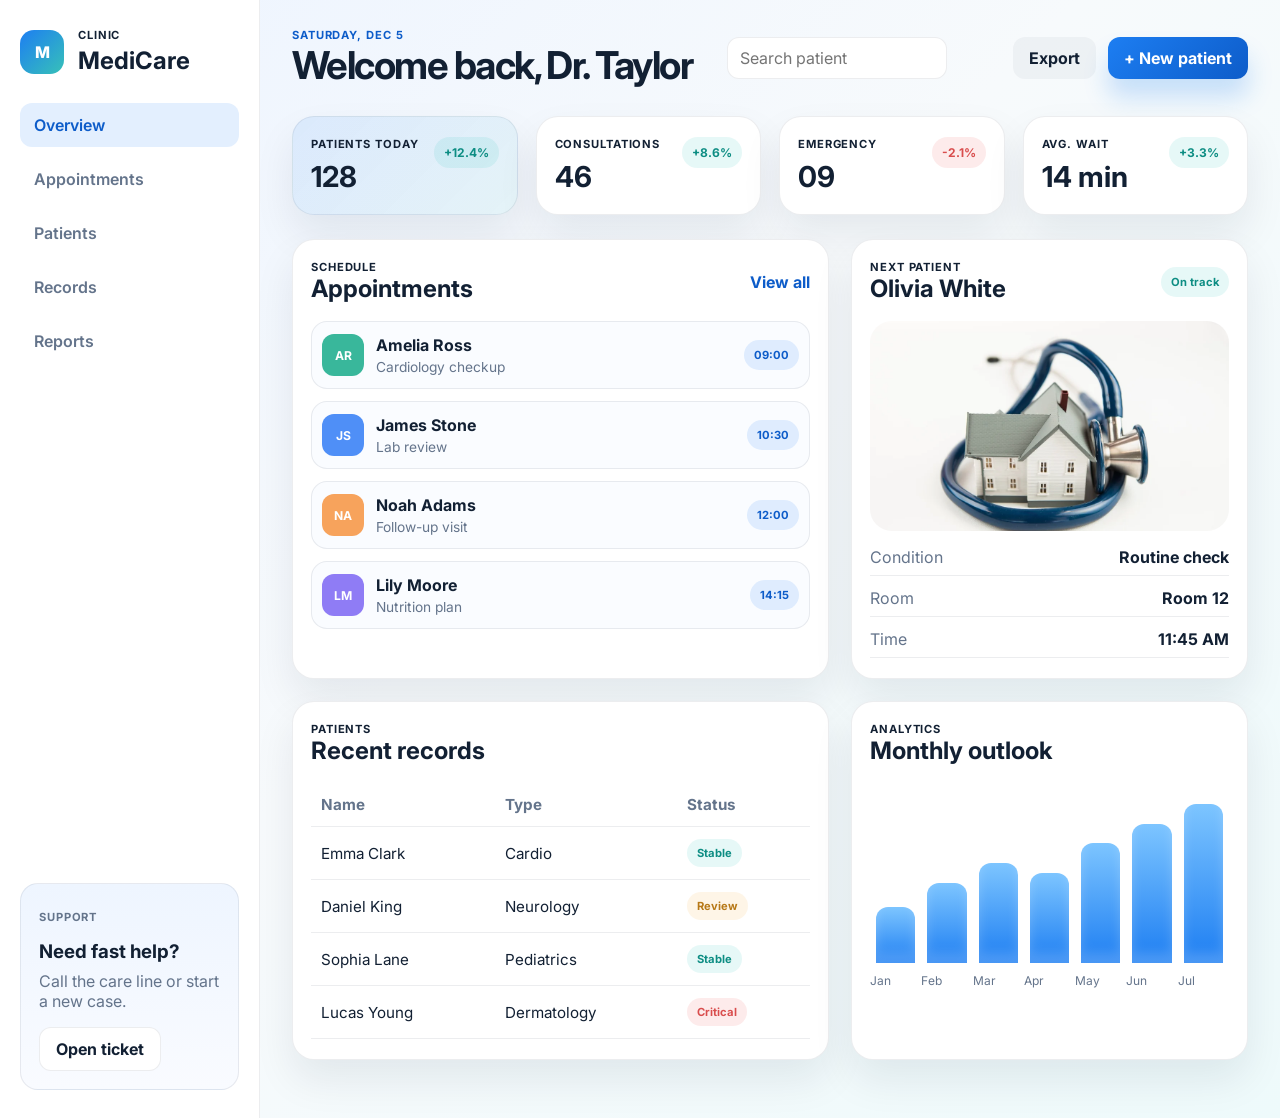
<file: portfolio-projects/medical-system/index.html>
<!DOCTYPE html>
<html lang="en">
  <head>
    <meta charset="UTF-8" />
    <meta name="viewport" content="width=device-width, initial-scale=1.0" />
    <title>Medical System</title>
    <meta
      name="description"
      content="Medical System dashboard for patient care, appointments, and reporting."
    />
    <link rel="preconnect" href="https://fonts.googleapis.com" />
    <link rel="preconnect" href="https://fonts.gstatic.com" crossorigin />
    <link
      href="https://fonts.googleapis.com/css2?family=Inter:wght@400;500;600;700;800&display=swap"
      rel="stylesheet"
    />
    <link rel="stylesheet" href="styles.css" />
  </head>
  <body>
    <div class="app-shell">
      <aside class="sidebar">
        <div class="brand-row">
          <div class="brand-mark">M</div>
          <div>
            <p class="brand-label">Clinic</p>
            <h2>MediCare</h2>
          </div>
        </div>

        <nav class="sidebar-nav" aria-label="Main navigation">
          <a class="nav-item active" href="#overview">Overview</a>
          <a class="nav-item" href="#appointments">Appointments</a>
          <a class="nav-item" href="#patients">Patients</a>
          <a class="nav-item" href="#records">Records</a>
          <a class="nav-item" href="#reports">Reports</a>
        </nav>

        <div class="sidebar-card">
          <p class="mini-label">Support</p>
          <h3>Need fast help?</h3>
          <p>Call the care line or start a new case.</p>
          <button class="secondary-btn">Open ticket</button>
        </div>
      </aside>

      <main class="main-panel">
        <header class="topbar">
          <div>
            <p class="eyebrow">Good morning</p>
            <h1>Welcome back, Dr. Taylor</h1>
          </div>

          <div class="topbar-actions">
            <div class="search-row">
              <input id="patient-search" type="search" placeholder="Search patient" aria-label="Search patients" />
            </div>
            <button class="ghost-btn">Export</button>
            <button class="primary-btn">+ New patient</button>
          </div>
        </header>

        <section class="stats-grid" id="overview">
          <article class="stat-card accent">
            <div>
              <p class="mini-label">Patients today</p>
              <h3>128</h3>
            </div>
            <span class="trend up">+12.4%</span>
          </article>

          <article class="stat-card">
            <div>
              <p class="mini-label">Consultations</p>
              <h3>46</h3>
            </div>
            <span class="trend up">+8.6%</span>
          </article>

          <article class="stat-card">
            <div>
              <p class="mini-label">Emergency</p>
              <h3>09</h3>
            </div>
            <span class="trend down">-2.1%</span>
          </article>

          <article class="stat-card">
            <div>
              <p class="mini-label">Avg. wait</p>
              <h3>14 min</h3>
            </div>
            <span class="trend up">+3.3%</span>
          </article>
        </section>

        <section class="content-grid">
          <div class="panel large-panel" id="appointments">
            <div class="panel-header">
              <div>
                <p class="mini-label">Schedule</p>
                <h2>Appointments</h2>
              </div>
              <a href="#" class="text-link">View all</a>
            </div>

            <div class="appointment-list">
              <div class="appointment-row">
                <div class="patient-core">
                  <div class="avatar green">AR</div>
                  <div>
                    <h4>Amelia Ross</h4>
                    <p>Cardiology checkup</p>
                  </div>
                </div>
                <span class="time-pill">09:00</span>
              </div>

              <div class="appointment-row">
                <div class="patient-core">
                  <div class="avatar blue">JS</div>
                  <div>
                    <h4>James Stone</h4>
                    <p>Lab review</p>
                  </div>
                </div>
                <span class="time-pill">10:30</span>
              </div>

              <div class="appointment-row">
                <div class="patient-core">
                  <div class="avatar orange">NA</div>
                  <div>
                    <h4>Noah Adams</h4>
                    <p>Follow-up visit</p>
                  </div>
                </div>
                <span class="time-pill">12:00</span>
              </div>

              <div class="appointment-row">
                <div class="patient-core">
                  <div class="avatar purple">LM</div>
                  <div>
                    <h4>Lily Moore</h4>
                    <p>Nutrition plan</p>
                  </div>
                </div>
                <span class="time-pill">14:15</span>
              </div>
            </div>
          </div>

          <div class="panel info-panel">
            <div class="panel-header">
              <div>
                <p class="mini-label">Next patient</p>
                <h2>Olivia White</h2>
              </div>
              <span class="status-badge">On track</span>
            </div>

            <img
              src="assets/medL1.png"
              alt="Doctor and patient consultation illustration"
              class="feature-image"
            />

            <div class="detail-list">
              <div>
                <span>Condition</span>
                <strong>Routine check</strong>
              </div>
              <div>
                <span>Room</span>
                <strong>Room 12</strong>
              </div>
              <div>
                <span>Time</span>
                <strong>11:45 AM</strong>
              </div>
            </div>
          </div>
        </section>

        <section class="bottom-grid">
          <div class="panel" id="patients">
            <div class="panel-header">
              <div>
                <p class="mini-label">Patients</p>
                <h2>Recent records</h2>
              </div>
            </div>

            <table>
              <thead>
                <tr>
                  <th>Name</th>
                  <th>Type</th>
                  <th>Status</th>
                </tr>
              </thead>
              <tbody>
                <tr data-name="Emma Clark">
                  <td>Emma Clark</td>
                  <td>Cardio</td>
                  <td><span class="status good">Stable</span></td>
                </tr>
                <tr data-name="Daniel King">
                  <td>Daniel King</td>
                  <td>Neurology</td>
                  <td><span class="status warning">Review</span></td>
                </tr>
                <tr data-name="Sophia Lane">
                  <td>Sophia Lane</td>
                  <td>Pediatrics</td>
                  <td><span class="status good">Stable</span></td>
                </tr>
                <tr data-name="Lucas Young">
                  <td>Lucas Young</td>
                  <td>Dermatology</td>
                  <td><span class="status bad">Critical</span></td>
                </tr>
              </tbody>
            </table>
          </div>

          <div class="panel reports-panel" id="reports">
            <div class="panel-header">
              <div>
                <p class="mini-label">Analytics</p>
                <h2>Monthly outlook</h2>
              </div>
            </div>

            <div class="chart-box">
              <div class="bars">
                <span style="height: 34%"></span>
                <span style="height: 48%"></span>
                <span style="height: 60%"></span>
                <span style="height: 54%"></span>
                <span style="height: 72%"></span>
                <span style="height: 84%"></span>
                <span style="height: 96%"></span>
              </div>
              <div class="chart-labels">
                <span>Jan</span>
                <span>Feb</span>
                <span>Mar</span>
                <span>Apr</span>
                <span>May</span>
                <span>Jun</span>
                <span>Jul</span>
              </div>
            </div>
          </div>
        </section>
      </main>
    </div>

    <script src="script.js"></script>
  </body>
</html>
</file>
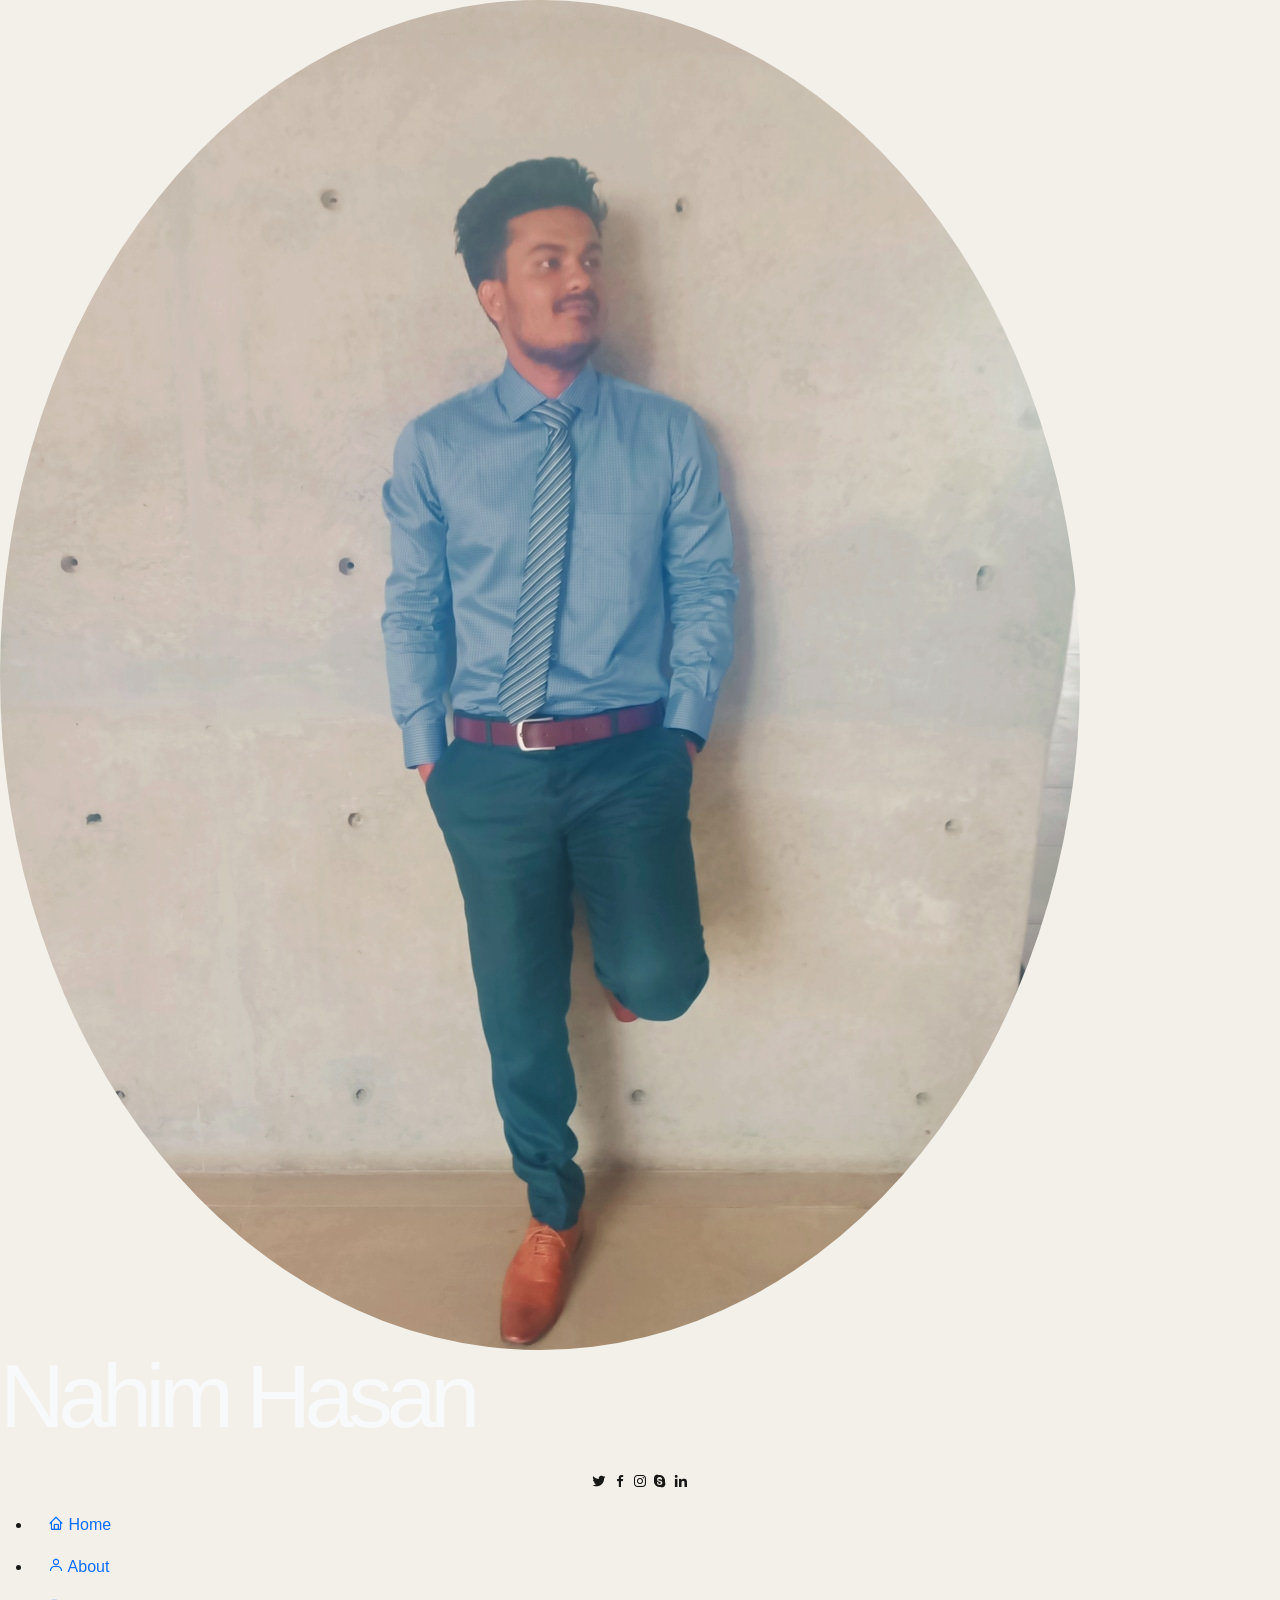
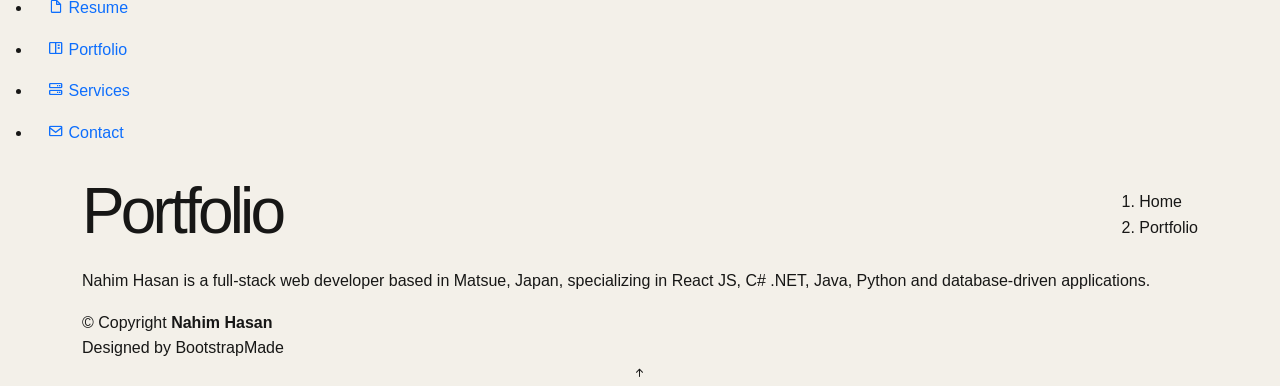
<file: inner-page.html>
<!DOCTYPE html>
<html lang="en">

<head>
  <meta charset="utf-8">
  <meta content="width=device-width, initial-scale=1.0" name="viewport">

  <title>Nahim Hasan | Portfolio</title>
  <meta content="" name="description">
  <meta content="" name="keywords">

  <!-- Favicons -->
  <link href="assets/img/favicon.png" rel="icon">
  <link href="assets/img/apple-touch-icon.png" rel="apple-touch-icon">

  <!-- Google Fonts -->
  <link href="https://fonts.googleapis.com/css?family=Open+Sans:300,300i,400,400i,600,600i,700,700i|Raleway:300,300i,400,400i,500,500i,600,600i,700,700i|Poppins:300,300i,400,400i,500,500i,600,600i,700,700i" rel="stylesheet">

  <!-- Vendor CSS Files -->
  <link href="assets/vendor/aos/aos.css" rel="stylesheet">
  <link href="assets/vendor/bootstrap/css/bootstrap.min.css" rel="stylesheet">
  <link href="assets/vendor/bootstrap-icons/bootstrap-icons.css" rel="stylesheet">
  <link href="assets/vendor/boxicons/css/boxicons.min.css" rel="stylesheet">
  <link href="assets/vendor/glightbox/css/glightbox.min.css" rel="stylesheet">
  <link href="assets/vendor/swiper/swiper-bundle.min.css" rel="stylesheet">

  <!-- Template Main CSS File -->
  <link href="assets/css/style.css" rel="stylesheet">

  <!-- =======================================================
  * Template Name: iPortfolio - v3.6.0
  * Template URL: https://bootstrapmade.com/iportfolio-bootstrap-portfolio-websites-template/
  * Author: BootstrapMade.com
  * License: https://bootstrapmade.com/license/
  ======================================================== -->
</head>

<body>

  <!-- ======= Mobile nav toggle button ======= -->
  <i class="bi bi-list mobile-nav-toggle d-xl-none"></i>

  <!-- ======= Header ======= -->
  <header id="header">
    <div class="d-flex flex-column">

      <div class="profile">
        <img src="assets/img/profile-img.jpg" alt="" class="img-fluid rounded-circle">
        <h1 class="text-light"><a href="index.html">Nahim Hasan</a></h1>
        <div class="social-links mt-3 text-center">
          <a href="#" class="twitter"><i class="bx bxl-twitter"></i></a>
          <a href="#" class="facebook"><i class="bx bxl-facebook"></i></a>
          <a href="#" class="instagram"><i class="bx bxl-instagram"></i></a>
          <a href="#" class="google-plus"><i class="bx bxl-skype"></i></a>
          <a href="#" class="linkedin"><i class="bx bxl-linkedin"></i></a>
        </div>
      </div>

      <nav id="navbar" class="nav-menu navbar">
        <ul>
          <li><a href="#hero" class="nav-link scrollto active"><i class="bx bx-home"></i> <span>Home</span></a></li>
          <li><a href="#about" class="nav-link scrollto"><i class="bx bx-user"></i> <span>About</span></a></li>
          <li><a href="#resume" class="nav-link scrollto"><i class="bx bx-file-blank"></i> <span>Resume</span></a></li>
          <li><a href="#portfolio" class="nav-link scrollto"><i class="bx bx-book-content"></i> <span>Portfolio</span></a></li>
          <li><a href="#services" class="nav-link scrollto"><i class="bx bx-server"></i> <span>Services</span></a></li>
          <li><a href="#contact" class="nav-link scrollto"><i class="bx bx-envelope"></i> <span>Contact</span></a></li>
        </ul>
      </nav><!-- .nav-menu -->
    </div>
  </header><!-- End Header -->

  <main id="main">

    <!-- ======= Breadcrumbs ======= -->
    <section class="breadcrumbs">
      <div class="container">

        <div class="d-flex justify-content-between align-items-center">
          <h2>Portfolio</h2>
          <ol>
            <li><a href="index.html">Home</a></li>
            <li>Portfolio</li>
          </ol>
        </div>

      </div>
    </section><!-- End Breadcrumbs -->

    <section class="inner-page">
      <div class="container">
        <p>
          Nahim Hasan is a full-stack web developer based in Matsue, Japan,
          specializing in React JS, C# .NET, Java, Python and database-driven applications.
        </p>
      </div>
    </section>

  </main><!-- End #main -->

  <!-- ======= Footer ======= -->
  <footer id="footer">
    <div class="container">
      <div class="copyright">
          &copy; Copyright <strong><span>Nahim Hasan</span></strong>
      </div>
      <div class="credits">
        <!-- All the links in the footer should remain intact. -->
        <!-- You can delete the links only if you purchased the pro version. -->
        <!-- Licensing information: https://bootstrapmade.com/license/ -->
        <!-- Purchase the pro version with working PHP/AJAX contact form: https://bootstrapmade.com/iportfolio-bootstrap-portfolio-websites-template/ -->
        Designed by <a href="https://bootstrapmade.com/">BootstrapMade</a>
      </div>
    </div>
  </footer><!-- End  Footer -->

  <a href="#" class="back-to-top d-flex align-items-center justify-content-center"><i class="bi bi-arrow-up-short"></i></a>

  <!-- Vendor JS Files -->
  <script src="assets/vendor/aos/aos.js"></script>
  <script src="assets/vendor/bootstrap/js/bootstrap.bundle.min.js"></script>
  <script src="assets/vendor/glightbox/js/glightbox.min.js"></script>
  <script src="assets/vendor/isotope-layout/isotope.pkgd.min.js"></script>
  <script src="assets/vendor/php-email-form/validate.js"></script>
  <script src="assets/vendor/purecounter/purecounter.js"></script>
  <script src="assets/vendor/swiper/swiper-bundle.min.js"></script>
  <script src="assets/vendor/typed.js/typed.min.js"></script>
  <script src="assets/vendor/waypoints/noframework.waypoints.js"></script>

  <!-- Template Main JS File -->
  <script src="assets/js/main.js"></script>

</body>

</html>
</file>
<file: portfolio-projects/bike-store/styles.css>
:root {
  --bg: #f5f7fb;
  --bg-soft: #edf4ff;
  --panel: #ffffff;
  --primary: #f26a2e;
  --primary-dark: #d8561d;
  --secondary: #1d2a36;
  --secondary-soft: rgba(29, 42, 54, 0.08);
  --text: #172231;
  --muted: #586a7d;
  --line: rgba(23, 34, 49, 0.08);
  --shadow: 0 22px 40px rgba(18, 26, 36, 0.1);
}

* {
  box-sizing: border-box;
}

html {
  scroll-behavior: smooth;
}

body {
  margin: 0;
  font-family: "Inter", sans-serif;
  background: linear-gradient(180deg, #f8fafc 0%, #eef6ff 100%);
  color: var(--text);
  line-height: 1.6;
}

a {
  color: inherit;
  text-decoration: none;
}

img {
  max-width: 100%;
  display: block;
}

button {
  font: inherit;
}

.container {
  width: min(1120px, calc(100% - 32px));
  margin: 0 auto;
}

.section {
  padding: 100px 0;
}

.eyebrow {
  margin: 0 0 10px;
  color: rgba(255, 255, 255, 0.78);
  letter-spacing: 0.12em;
  text-transform: uppercase;
  font-size: 0.74rem;
  font-weight: 800;
}

.eyebrow-dark {
  color: var(--primary-dark);
}

.topbar {
  position: sticky;
  top: 0;
  z-index: 20;
  background: rgba(245, 247, 251, 0.9);
  backdrop-filter: blur(12px);
  border-bottom: 1px solid var(--line);
}

.nav-wrap {
  min-height: 78px;
  display: flex;
  align-items: center;
  justify-content: space-between;
  gap: 20px;
}

.brand {
  display: inline-flex;
  align-items: center;
  gap: 12px;
  font-weight: 800;
}

.brand-mark {
  width: 38px;
  height: 38px;
  display: grid;
  place-items: center;
  border-radius: 12px;
  background: linear-gradient(135deg, var(--primary), #ffaf70);
  color: white;
  box-shadow: var(--shadow);
}

.nav {
  display: flex;
  align-items: center;
  gap: 22px;
  color: var(--muted);
  font-weight: 600;
}

.cart-pill {
  display: inline-flex;
  align-items: center;
  gap: 8px;
  padding: 8px 12px;
  border-radius: 999px;
  background: rgba(242, 106, 46, 0.1);
  color: var(--primary-dark);
  font-weight: 700;
}

.cart-pill strong {
  display: inline-grid;
  place-items: center;
  width: 24px;
  height: 24px;
  border-radius: 50%;
  background: var(--primary-dark);
  color: white;
  font-size: 0.72rem;
}

.nav a:hover {
  color: var(--text);
}

.btn {
  display: inline-flex;
  align-items: center;
  justify-content: center;
  border-radius: 999px;
  padding: 15px 24px;
  font-weight: 700;
  transition: transform 0.2s ease;
}

.btn:hover {
  transform: translateY(-2px);
}

.btn-primary {
  background: linear-gradient(135deg, var(--primary), var(--primary-dark));
  color: white;
  box-shadow: 0 18px 30px rgba(242, 106, 46, 0.25);
}

.btn-secondary {
  background: white;
  border: 1px solid var(--line);
  color: var(--text);
}

.light {
  background: white;
  color: var(--text);
}

.hero {
  padding-top: 72px;
  background: radial-gradient(circle at top left, rgba(242, 106, 46, 0.14), transparent 35%), var(--bg);
}

.hero-grid {
  display: grid;
  grid-template-columns: 1.02fr 0.98fr;
  align-items: center;
  gap: 50px;
}

.hero-copy h1 {
  margin: 0;
  max-width: 560px;
  font-size: clamp(3rem, 5vw, 5rem);
  letter-spacing: -0.06em;
  line-height: 1.04;
}

.lead {
  margin: 20px 0 28px;
  max-width: 560px;
  color: var(--muted);
  font-size: 1.08rem;
}

.hero-actions {
  display: flex;
  flex-wrap: wrap;
  gap: 14px;
  margin-bottom: 32px;
}

.hero-metrics {
  list-style: none;
  padding: 0;
  margin: 0;
  display: flex;
  flex-wrap: wrap;
  gap: 26px;
}

.hero-metrics li {
  display: flex;
  flex-direction: column;
  gap: 2px;
}

.hero-metrics strong {
  font-size: 1.5rem;
}

.hero-metrics span {
  color: var(--muted);
}

.hero-visual {
  position: relative;
  min-height: 560px;
  display: flex;
  align-items: center;
  justify-content: center;
}

.bike-card {
  width: min(100%, 480px);
  background: linear-gradient(180deg, rgba(255,255,255,0.78), rgba(255,255,255,0.97));
  border: 1px solid var(--line);
  border-radius: 32px;
  box-shadow: var(--shadow);
  padding: 18px;
  overflow: hidden;
}

.bike-card img {
  width: 100%;
  height: 420px;
  object-fit: contain;
  border-radius: 24px;
  background: linear-gradient(180deg, #eef5ff 0%, #f5f7fb 100%);
}

.bike-card-info {
  padding: 18px 6px 8px;
}

.tag {
  display: inline-block;
  padding: 8px 12px;
  border-radius: 999px;
  background: rgba(242, 106, 46, 0.12);
  color: var(--primary-dark);
  font-size: 0.7rem;
  font-weight: 800;
  letter-spacing: 0.07em;
  text-transform: uppercase;
}

.bike-card-info h3 {
  margin: 12px 0 8px;
  font-size: 1.9rem;
}

.bike-card-info p {
  margin: 0;
  color: var(--muted);
}

.floating-pill {
  position: absolute;
  display: inline-flex;
  align-items: center;
  justify-content: center;
  padding: 12px 16px;
  background: white;
  border-radius: 999px;
  box-shadow: var(--shadow);
  font-weight: 700;
}

.top-pill {
  right: 10px;
  top: 40px;
}

.bottom-pill {
  left: 0;
  bottom: 100px;
}

.feature-strip {
  padding-top: 20px;
}

.feature-list {
  display: grid;
  grid-template-columns: repeat(4, minmax(0, 1fr));
  gap: 16px;
  background: white;
  border-radius: 22px;
  border: 1px solid var(--line);
  box-shadow: 0 16px 30px rgba(16, 24, 40, 0.04);
}

.feature-list div {
  display: flex;
  align-items: center;
  justify-content: center;
  gap: 10px;
  padding: 18px 12px;
  font-weight: 700;
  color: var(--muted);
}

.feature-list span {
  font-size: 1.2rem;
}

.section-head {
  margin-bottom: 28px;
}

.section-head h2,
.cta-box h2 {
  margin: 0;
  letter-spacing: -0.05em;
  line-height: 1.1;
}

.section-head h2,
.cta-box h2 {
  font-size: clamp(2.3rem, 3vw, 3rem);
}

.shop-filters {
  display: flex;
  flex-wrap: wrap;
  gap: 10px;
  margin: 0 0 22px;
}

.shop-btn {
  border: 1px solid var(--line);
  background: white;
  color: var(--text);
  border-radius: 999px;
  padding: 9px 15px;
  font-weight: 700;
  cursor: pointer;
}

.shop-btn.active {
  background: var(--primary-dark);
  color: white;
  border-color: var(--primary-dark);
}

.product-grid,
.feature-grid,
.review-grid {
  display: grid;
  gap: 24px;
}

.product-grid {
  grid-template-columns: repeat(3, minmax(0, 1fr));
}

.product-card.hidden {
  display: none;
}

.product-card {
  background: var(--panel);
  border: 1px solid var(--line);
  border-radius: 24px;
  overflow: hidden;
  box-shadow: 0 20px 30px rgba(18, 26, 36, 0.04);
}

.product-card.highlighted {
  border-color: rgba(242, 106, 46, 0.2);
  transform: translateY(-6px);
}

.product-card img {
  width: 100%;
  height: 260px;
  object-fit: cover;
  background: #edf3ff;
}

.product-info {
  padding: 20px 18px 22px;
}

.product-row {
  display: flex;
  align-items: baseline;
  justify-content: space-between;
  gap: 12px;
}

.product-row h3 {
  margin: 0;
  font-size: 1.5rem;
}

.product-row span {
  color: var(--primary-dark);
  font-weight: 800;
}

.product-info p {
  margin: 12px 0 18px;
  color: var(--muted);
}

.mini-btn {
  border: none;
  border-radius: 999px;
  background: rgba(242, 106, 46, 0.1);
  color: var(--primary-dark);
  padding: 11px 18px;
  font-weight: 700;
  cursor: pointer;
}

.feature-section {
  background: rgba(255,255,255,0.36);
}

.center {
  text-align: center;
}

.feature-grid,
.review-grid {
  grid-template-columns: repeat(3, minmax(0, 1fr));
}

.feature-card,
blockquote {
  background: var(--panel);
  border: 1px solid var(--line);
  border-radius: 22px;
  padding: 24px 20px;
  box-shadow: 0 18px 28px rgba(16, 24, 40, 0.04);
}

.feature-number {
  display: inline-flex;
  margin-bottom: 12px;
  color: var(--primary-dark);
  font-weight: 800;
}

.feature-card h3 {
  margin: 0 0 10px;
  font-size: 1.4rem;
}

.feature-card p,
blockquote {
  color: var(--muted);
}

blockquote {
  margin: 0;
  font-style: normal;
}

blockquote footer {
  margin-top: 18px;
  color: var(--text);
  font-weight: 700;
}

.cta-section {
  padding-top: 0;
  padding-bottom: 90px;
}

.cta-box {
  display: flex;
  align-items: center;
  justify-content: space-between;
  gap: 20px;
  padding: 32px 36px;
  border-radius: 26px;
  background: linear-gradient(135deg, var(--secondary), #1f3c52);
  color: white;
  box-shadow: 0 26px 36px rgba(18, 26, 36, 0.16);
}

.site-footer {
  padding: 22px 0 38px;
  border-top: 1px solid var(--line);
  background: rgba(255,255,255,0.4);
}

.footer-wrap {
  display: flex;
  align-items: center;
  justify-content: space-between;
  gap: 20px;
  flex-wrap: wrap;
}

.brand-footer {
  color: var(--text);
}

.footer-links {
  display: flex;
  flex-wrap: wrap;
  gap: 18px;
  color: var(--muted);
}

@media (max-width: 860px) {
  .hero-grid,
  .product-grid,
  .feature-grid,
  .review-grid,
  .feature-list {
    grid-template-columns: 1fr;
  }

  .nav {
    gap: 12px;
    flex-wrap: wrap;
    justify-content: flex-end;
  }

  .cta-box {
    flex-direction: column;
    align-items: flex-start;
  }
}

@media (max-width: 560px) {
  .section {
    padding: 80px 0;
  }

  .nav-wrap,
  .footer-wrap {
    flex-direction: column;
    align-items: flex-start;
  }

  .hero-copy h1 {
    font-size: 2.7rem;
  }

  .hero-visual {
    min-height: 420px;
  }

  .bike-card img {
    height: 300px;
  }

  .cta-box {
    padding: 28px 20px;
  }
}
</file>
<file: portfolio-projects/esoft-skill/styles.css>
:root {
  --bg: #f6f9ff;
  --bg-soft: #edf4ff;
  --panel: #ffffff;
  --panel-alt: #f2f6ff;
  --primary: #3a67f5;
  --primary-dark: #2148be;
  --secondary: #69c3b8;
  --accent: #ffbf69;
  --text: #17273e;
  --muted: #596c88;
  --line: rgba(23, 39, 62, 0.08);
  --shadow: 0 20px 38px rgba(27, 48, 82, 0.1);
}

* {
  box-sizing: border-box;
}

html {
  scroll-behavior: smooth;
}

body {
  margin: 0;
  font-family: "Inter", sans-serif;
  background: linear-gradient(180deg, #f7faff 0%, #eef5ff 100%);
  color: var(--text);
  line-height: 1.6;
}

img {
  max-width: 100%;
  display: block;
}

a {
  color: inherit;
  text-decoration: none;
}

.container {
  width: min(1120px, calc(100% - 32px));
  margin: 0 auto;
}

.section {
  padding: 100px 0;
}

.eyebrow {
  margin: 0 0 10px;
  color: rgba(255, 255, 255, 0.8);
  letter-spacing: 0.12em;
  text-transform: uppercase;
  font-size: 0.76rem;
  font-weight: 800;
}

.eyebrow-dark {
  color: var(--primary-dark);
}

.topbar {
  position: sticky;
  top: 0;
  z-index: 10;
  background: rgba(246, 249, 255, 0.9);
  backdrop-filter: blur(12px);
  border-bottom: 1px solid var(--line);
}

.nav-wrap {
  min-height: 78px;
  display: flex;
  align-items: center;
  justify-content: space-between;
}

.brand {
  display: inline-flex;
  align-items: center;
  gap: 12px;
  font-weight: 800;
}

.brand-mark {
  width: 42px;
  height: 42px;
  display: grid;
  place-items: center;
  border-radius: 12px;
  background: linear-gradient(135deg, var(--primary), var(--secondary));
  color: white;
  font-size: 0.8rem;
  box-shadow: var(--shadow);
}

.nav {
  display: flex;
  align-items: center;
  gap: 22px;
  color: var(--muted);
  font-weight: 600;
}

.nav a:hover {
  color: var(--text);
}

.btn {
  display: inline-flex;
  justify-content: center;
  align-items: center;
  border-radius: 999px;
  padding: 15px 24px;
  font-weight: 700;
  transition: transform 0.2s ease;
}

.btn:hover {
  transform: translateY(-2px);
}

.btn-primary {
  background: linear-gradient(135deg, var(--primary), var(--primary-dark));
  color: white;
  box-shadow: 0 18px 30px rgba(58, 103, 245, 0.25);
}

.btn-secondary {
  background: white;
  border: 1px solid var(--line);
  color: var(--text);
}

.hero {
  padding: 72px 0 100px;
  background: radial-gradient(circle at top left, rgba(58, 103, 245, 0.16), transparent 30%), var(--bg);
}

.hero-grid {
  display: grid;
  grid-template-columns: 1fr 1fr;
  align-items: center;
  gap: 50px;
}

.hero-copy h1 {
  margin: 0;
  font-size: clamp(3rem, 5vw, 5rem);
  letter-spacing: -0.06em;
  line-height: 1.05;
  max-width: 550px;
}

.lead {
  max-width: 560px;
  margin: 20px 0 28px;
  color: var(--muted);
  font-size: 1.08rem;
}

.hero-actions {
  display: flex;
  flex-wrap: wrap;
  gap: 15px;
  margin-bottom: 30px;
}

.mini-stats {
  display: flex;
  flex-wrap: wrap;
  gap: 28px;
}

.mini-stats div {
  display: flex;
  flex-direction: column;
  gap: 2px;
}

.mini-stats strong {
  font-size: 1.5rem;
}

.mini-stats span {
  color: var(--muted);
}

.hero-visual {
  position: relative;
  min-height: 560px;
  display: flex;
  align-items: center;
  justify-content: center;
}

.hero-card {
  width: min(100%, 480px);
  background: var(--panel);
  border: 1px solid var(--line);
  border-radius: 28px;
  box-shadow: var(--shadow);
  overflow: hidden;
}

.main-card {
  padding: 18px;
}

.main-card img {
  width: 100%;
  height: 420px;
  object-fit: cover;
  border-radius: 22px;
}

.card-info {
  padding: 18px 12px 8px;
}

.tag {
  display: inline-block;
  padding: 8px 12px;
  border-radius: 999px;
  background: rgba(58, 103, 245, 0.12);
  color: var(--primary-dark);
  font-size: 0.72rem;
  font-weight: 800;
  text-transform: uppercase;
  letter-spacing: 0.07em;
}

.card-info h3 {
  margin: 12px 0 6px;
  font-size: 1.8rem;
}

.card-info p {
  margin: 0;
  color: var(--muted);
}

.floating-badge {
  position: absolute;
  display: inline-flex;
  align-items: center;
  justify-content: center;
  padding: 12px 16px;
  border-radius: 999px;
  background: white;
  box-shadow: var(--shadow);
  font-weight: 700;
  color: var(--text);
}

.badge-one {
  right: 0;
  top: 40px;
}

.badge-two {
  left: 0;
  bottom: 100px;
}

.section-head {
  margin-bottom: 28px;
}

.section-head h2,
.about-copy h2,
.cta-box h2 {
  margin: 0;
  letter-spacing: -0.05em;
  line-height: 1.1;
}

.section-head h2,
.about-copy h2,
.cta-box h2 {
  font-size: clamp(2.3rem, 3vw, 3rem);
}

.course-filters {
  display: flex;
  flex-wrap: wrap;
  gap: 10px;
  margin: 0 0 22px;
}

.course-btn {
  border: 1px solid var(--line);
  background: white;
  color: var(--text);
  border-radius: 999px;
  padding: 9px 15px;
  font-weight: 700;
  cursor: pointer;
}

.course-btn.active {
  background: var(--primary-dark);
  color: white;
  border-color: var(--primary-dark);
}

.course-grid,
.feature-grid {
  display: grid;
  grid-template-columns: repeat(3, minmax(0, 1fr));
  gap: 24px;
}

.course-card.hidden,
.feature-card.hidden {
  display: none;
}

.course-card,
.feature-card {
  background: var(--panel);
  border: 1px solid var(--line);
  border-radius: 22px;
  padding: 24px 20px;
  box-shadow: 0 16px 30px rgba(30, 46, 72, 0.05);
}

.accent-card {
  background: linear-gradient(180deg, #eef5ff 0%, #ffffff 100%);
}

.course-icon {
  width: 52px;
  height: 52px;
  display: grid;
  place-items: center;
  border-radius: 14px;
  font-size: 0.75rem;
  font-weight: 800;
  margin-bottom: 18px;
  color: white;
}

.course-icon.blue {
  background: linear-gradient(135deg, var(--primary), #7aa8ff);
}

.course-icon.green {
  background: linear-gradient(135deg, var(--secondary), #5ca7a7);
}

.course-icon.orange {
  background: linear-gradient(135deg, var(--accent), #ff8f5d);
}

.course-card h3,
.feature-card h3 {
  margin: 0 0 8px;
  font-size: 1.45rem;
}

.course-card p,
.feature-card p,
.about-copy p {
  margin: 0;
  color: var(--muted);
}

.meta-row {
  display: flex;
  justify-content: space-between;
  gap: 12px;
  margin-top: 18px;
  color: var(--primary-dark);
  font-size: 0.8rem;
  font-weight: 700;
}

.about-section {
  background: rgba(255, 255, 255, 0.3);
}

.about-grid {
  display: grid;
  grid-template-columns: 0.95fr 1.05fr;
  align-items: center;
  gap: 40px;
}

.about-image-wrap img {
  width: 100%;
  min-height: 520px;
  object-fit: cover;
  border-radius: 28px;
  box-shadow: var(--shadow);
}

.check-list {
  margin: 26px 0 0;
  padding: 0;
  list-style: none;
  display: grid;
  gap: 14px;
}

.check-list li {
  position: relative;
  padding-left: 28px;
  color: var(--text);
  font-weight: 500;
}

.check-list li::before {
  content: "✓";
  position: absolute;
  left: 0;
  top: 0;
  color: var(--primary-dark);
  font-weight: 800;
}

.feature-section {
  background: linear-gradient(180deg, rgba(237,244,255,0.8), rgba(255,255,255,0.5));
}

.center {
  text-align: center;
}

.feature-card {
  position: relative;
  overflow: hidden;
}

.feature-icon {
  display: inline-flex;
  margin-bottom: 16px;
  color: var(--primary-dark);
  font-weight: 800;
}

.cta-section {
  padding-top: 0;
  padding-bottom: 90px;
}

.cta-box {
  display: flex;
  align-items: center;
  justify-content: space-between;
  gap: 20px;
  background: linear-gradient(135deg, var(--text), #29436c);
  color: white;
  border-radius: 26px;
  padding: 32px 36px;
  box-shadow: 0 26px 36px rgba(18, 27, 43, 0.14);
}

.site-footer {
  padding: 24px 0 40px;
  border-top: 1px solid var(--line);
  background: rgba(255,255,255,0.4);
}

.footer-wrap {
  display: flex;
  justify-content: space-between;
  align-items: center;
  gap: 20px;
  flex-wrap: wrap;
}

.brand-footer {
  color: var(--text);
}

.footer-links {
  display: flex;
  flex-wrap: wrap;
  gap: 18px;
  color: var(--muted);
}

@media (max-width: 860px) {
  .hero-grid,
  .about-grid,
  .course-grid,
  .feature-grid {
    grid-template-columns: 1fr;
  }

  .nav {
    gap: 12px;
    flex-wrap: wrap;
    justify-content: flex-end;
  }
}

@media (max-width: 560px) {
  .section {
    padding: 80px 0;
  }

  .nav-wrap,
  .cta-box,
  .footer-wrap {
    flex-direction: column;
    align-items: flex-start;
  }

  .nav {
    justify-content: flex-start;
  }

  .hero-copy h1 {
    font-size: 2.6rem;
  }

  .hero-visual {
    min-height: 420px;
  }

  .main-card img {
    height: 300px;
  }
}
</file>
<file: portfolio-projects/food-network/styles.css>
:root {
  --bg: #fffaf3;
  --bg-soft: #fff6e9;
  --card: #ffffff;
  --card-strong: #ffe1b6;
  --primary: #f26a2e;
  --primary-dark: #d95b25;
  --text: #1c1a17;
  --muted: #675d56;
  --border: rgba(28, 26, 23, 0.08);
  --shadow: 0 20px 40px rgba(35, 25, 16, 0.12);
}

* {
  box-sizing: border-box;
}

html {
  scroll-behavior: smooth;
}

body {
  margin: 0;
  font-family: "Inter", sans-serif;
  background: var(--bg);
  color: var(--text);
  line-height: 1.6;
}

img {
  max-width: 100%;
  display: block;
}

a {
  color: inherit;
  text-decoration: none;
}

button {
  font: inherit;
}

.container {
  width: min(1120px, calc(100% - 32px));
  margin: 0 auto;
}

.section {
  padding: 100px 0;
}

.eyebrow {
  margin: 0 0 10px;
  color: rgba(255, 255, 255, 0.8);
  letter-spacing: 0.12em;
  text-transform: uppercase;
  font-size: 0.78rem;
  font-weight: 700;
}

.eyebrow-dark {
  color: var(--primary);
}

.section-heading {
  margin-bottom: 34px;
}

.section-heading h2,
.hero-copy h1,
.about-text h2,
.cta-box h2 {
  margin: 0;
  letter-spacing: -0.04em;
  line-height: 1.08;
}

.section-heading h2,
.about-text h2,
.cta-box h2 {
  font-size: clamp(2rem, 3vw, 3rem);
}

.topbar {
  position: sticky;
  top: 0;
  z-index: 20;
  background: rgba(255, 250, 243, 0.9);
  backdrop-filter: blur(12px);
  border-bottom: 1px solid var(--border);
}

.nav-wrap {
  display: flex;
  align-items: center;
  justify-content: space-between;
  min-height: 78px;
}

.brand {
  display: inline-flex;
  align-items: center;
  gap: 12px;
  font-weight: 800;
}

.brand-mark {
  width: 38px;
  height: 38px;
  display: grid;
  place-items: center;
  border-radius: 12px;
  background: linear-gradient(135deg, var(--primary), #ffb05c);
  color: white;
  font-size: 0.8rem;
  box-shadow: var(--shadow);
}

.nav {
  display: flex;
  align-items: center;
  gap: 26px;
  font-weight: 500;
  color: var(--muted);
}

.nav a:hover {
  color: var(--text);
}

.nav-cta {
  margin-left: 8px;
}

.cart-pill {
  display: inline-flex;
  align-items: center;
  gap: 8px;
  padding: 8px 12px;
  border-radius: 999px;
  background: rgba(242, 106, 46, 0.1);
  color: var(--primary-dark);
  font-weight: 700;
}

.cart-pill strong {
  display: inline-grid;
  place-items: center;
  width: 24px;
  height: 24px;
  border-radius: 50%;
  background: var(--primary-dark);
  color: white;
  font-size: 0.72rem;
}

.nav-toggle {
  display: none;
  width: 46px;
  height: 46px;
  padding: 0;
  border: 1px solid var(--border);
  border-radius: 12px;
  background: white;
  cursor: pointer;
}

.nav-toggle span {
  display: block;
  width: 22px;
  height: 2px;
  background: var(--text);
  margin: 5px auto;
  transition: all 0.25s ease;
}

.hero {
  padding-top: 72px;
  background: radial-gradient(circle at top left, rgba(255, 178, 92, 0.25), transparent 35%), var(--bg);
}

.hero-grid {
  display: grid;
  grid-template-columns: 1.05fr 0.95fr;
  align-items: center;
  gap: 52px;
}

.hero-copy h1 {
  font-size: clamp(3rem, 6vw, 5rem);
  max-width: 560px;
  margin-bottom: 18px;
}

.lead {
  max-width: 560px;
  color: var(--muted);
  font-size: 1.08rem;
  margin: 0 0 28px;
}

.hero-actions {
  display: flex;
  flex-wrap: wrap;
  gap: 16px;
  margin-bottom: 32px;
}

.btn {
  display: inline-flex;
  align-items: center;
  justify-content: center;
  border-radius: 999px;
  padding: 15px 24px;
  font-weight: 700;
  transition: transform 0.2s ease, box-shadow 0.2s ease;
}

.btn:hover {
  transform: translateY(-2px);
}

.btn-primary {
  background: linear-gradient(135deg, var(--primary), var(--primary-dark));
  color: white;
  box-shadow: 0 18px 30px rgba(242, 106, 46, 0.28);
}

.btn-secondary {
  background: white;
  color: var(--text);
  border: 1px solid var(--border);
}

.hero-stats {
  list-style: none;
  padding: 0;
  margin: 0;
  display: flex;
  flex-wrap: wrap;
  gap: 26px;
}

.hero-stats li {
  display: flex;
  flex-direction: column;
  gap: 3px;
}

.hero-stats strong {
  font-size: 1.45rem;
}

.hero-stats span {
  color: var(--muted);
}

.hero-visual {
  position: relative;
  min-height: 620px;
  display: flex;
  align-items: center;
  justify-content: center;
}

.food-card {
  position: relative;
  width: min(100%, 470px);
  background: linear-gradient(180deg, rgba(255,255,255,0.8), rgba(255,255,255,0.96));
  border: 1px solid rgba(27, 21, 17, 0.08);
  border-radius: 30px;
  box-shadow: var(--shadow);
  overflow: hidden;
}

.food-card-main {
  padding: 18px;
}

.food-card img {
  height: 470px;
  width: 100%;
  object-fit: cover;
  border-radius: 25px;
}

.food-card-info {
  padding: 18px 15px 10px;
}

.tag {
  display: inline-block;
  padding: 8px 10px;
  border-radius: 999px;
  background: rgba(242, 106, 46, 0.12);
  color: var(--primary-dark);
  font-size: 0.72rem;
  font-weight: 700;
  letter-spacing: 0.04em;
  text-transform: uppercase;
}

.food-card-info h3 {
  margin: 12px 0 6px;
  font-size: 1.8rem;
}

.food-card-info p {
  margin: 0;
  color: var(--muted);
}

.mini-card {
  position: absolute;
  display: inline-flex;
  align-items: center;
  justify-content: center;
  padding: 14px 18px;
  background: white;
  border-radius: 16px;
  box-shadow: var(--shadow);
  font-weight: 700;
  color: var(--text);
}

.mini-card-top {
  right: 10px;
  top: 34px;
}

.mini-card-bottom {
  left: 0;
  bottom: 70px;
}

.feature-strip {
  padding: 26px 0 0;
}

.feature-list {
  display: grid;
  grid-template-columns: repeat(4, minmax(0, 1fr));
  gap: 12px;
  background: white;
  border-radius: 22px;
  border: 1px solid var(--border);
  box-shadow: 0 18px 30px rgba(19, 13, 9, 0.04);
}

.feature-list div {
  display: flex;
  align-items: center;
  justify-content: center;
  gap: 10px;
  padding: 20px 14px;
  font-weight: 600;
  color: var(--muted);
}

.feature-icon {
  width: 28px;
  height: 28px;
  display: grid;
  place-items: center;
  border-radius: 50%;
  background: rgba(242, 106, 46, 0.12);
  color: var(--primary-dark);
  font-weight: 800;
}

.menu-section {
  background: rgba(255, 255, 255, 0.45);
}

.menu-filters {
  display: flex;
  flex-wrap: wrap;
  gap: 12px;
  margin: 0 0 26px;
}

.filter-btn {
  border: 1px solid var(--border);
  background: white;
  color: var(--text);
  border-radius: 999px;
  padding: 9px 15px;
  font-weight: 700;
  cursor: pointer;
}

.filter-btn.active {
  background: var(--primary-dark);
  border-color: var(--primary-dark);
  color: white;
}

.menu-grid {
  display: grid;
  grid-template-columns: repeat(3, minmax(0, 1fr));
  gap: 26px;
}

.dish-card.hidden {
  display: none;
}

.dish-card {
  overflow: hidden;
  background: var(--card);
  border: 1px solid var(--border);
  border-radius: 24px;
  box-shadow: 0 18px 28px rgba(17, 12, 9, 0.05);
}

.dish-card.featured {
  border-color: rgba(242, 106, 46, 0.2);
  transform: translateY(-6px);
}

.dish-card img {
  width: 100%;
  height: 260px;
  object-fit: cover;
}

.dish-content {
  padding: 20px 18px 24px;
}

.dish-topline {
  display: flex;
  align-items: baseline;
  justify-content: space-between;
  gap: 12px;
}

.dish-topline h3 {
  margin: 0;
  font-size: 1.3rem;
}

.dish-topline span {
  color: var(--primary-dark);
  font-weight: 800;
}

.dish-content p {
  color: var(--muted);
  margin: 12px 0 16px;
}

.small-btn {
  border: none;
  border-radius: 999px;
  padding: 11px 18px;
  background: rgba(242, 106, 46, 0.1);
  color: var(--primary-dark);
  font-weight: 700;
  cursor: pointer;
}

.about-grid {
  display: grid;
  grid-template-columns: 0.95fr 1.05fr;
  align-items: center;
  gap: 40px;
}

.about-image img {
  width: 100%;
  min-height: 520px;
  object-fit: cover;
  border-radius: 26px;
  box-shadow: var(--shadow);
}

.about-text p {
  color: var(--muted);
  max-width: 540px;
}

.check-list {
  margin-top: 24px;
  display: grid;
  gap: 16px;
}

.check-list div {
  display: flex;
  gap: 14px;
  align-items: flex-start;
}

.check-list span {
  width: 30px;
  height: 30px;
  display: grid;
  place-items: center;
  border-radius: 50%;
  background: rgba(242, 106, 46, 0.1);
  color: var(--primary-dark);
  font-weight: 800;
}

.check-list p {
  margin: 0;
}

.food-directory {
  background: rgba(255, 255, 255, 0.5);
}

.food-directory-toolbar {
  margin-bottom: 28px;
}

.food-filter-group {
  display: flex;
  flex-wrap: wrap;
  gap: 10px;
}

.food-filter {
  border: 1px solid var(--border);
  background: white;
  color: var(--text);
  border-radius: 999px;
  padding: 9px 15px;
  font-weight: 700;
  cursor: pointer;
}

.food-filter.active {
  background: var(--primary-dark);
  border-color: var(--primary-dark);
  color: white;
}

.food-directory-grid {
  display: grid;
  grid-template-columns: repeat(2, minmax(0, 1fr));
  gap: 22px;
}

.food-country-card {
  background: white;
  border: 1px solid var(--border);
  border-radius: 22px;
  padding: 22px 20px;
  box-shadow: 0 18px 28px rgba(17, 12, 9, 0.04);
}

.food-card-header {
  display: flex;
  align-items: center;
  justify-content: space-between;
  gap: 12px;
  margin-bottom: 10px;
}

.food-country {
  display: inline-flex;
  align-items: center;
  padding: 6px 10px;
  border-radius: 999px;
  background: rgba(242, 106, 46, 0.1);
  color: var(--primary-dark);
  font-size: 0.72rem;
  font-weight: 800;
  text-transform: uppercase;
}

.food-price {
  color: var(--primary-dark);
  font-weight: 800;
}

.food-country-card h3 {
  margin: 0 0 8px;
  font-size: 1.5rem;
}

.food-country-card p {
  margin: 0 0 14px;
  color: var(--muted);
}

.food-meta-list {
  margin: 0;
  padding-left: 18px;
  color: var(--muted);
  display: grid;
  gap: 8px;
}

.food-meta-list strong {
  color: var(--text);
}

.chatbot-section {
  background: linear-gradient(180deg, rgba(255, 247, 233, 0.7), rgba(255,255,255,0.5));
}

.chatbot-layout {
  display: grid;
  grid-template-columns: 0.9fr 1.1fr;
  gap: 26px;
  align-items: center;
}

.chatbot-copy p {
  color: var(--muted);
  max-width: 520px;
}

.chatbot-panel {
  background: white;
  border: 1px solid var(--border);
  border-radius: 24px;
  box-shadow: 0 22px 35px rgba(27, 21, 17, 0.06);
  padding: 20px;
}

.chatbot-messages {
  display: grid;
  gap: 12px;
  min-height: 240px;
  max-height: 320px;
  overflow-y: auto;
  padding-right: 6px;
}

.message {
  max-width: 85%;
  padding: 12px 14px;
  border-radius: 16px;
  line-height: 1.5;
}

.message.bot {
  background: rgba(242, 106, 46, 0.08);
  color: var(--text);
  border-top-left-radius: 4px;
}

.message.user {
  margin-left: auto;
  background: var(--primary-dark);
  color: white;
  border-top-right-radius: 4px;
}

.chatbot-form {
  display: flex;
  gap: 12px;
  margin-top: 18px;
}

.chatbot-form input {
  flex: 1;
  border: 1px solid var(--border);
  border-radius: 999px;
  padding: 14px 18px;
  font: inherit;
  color: var(--text);
}

.process-section {
  background: linear-gradient(180deg, rgba(255, 247, 233, 0.7), rgba(255,255,255,0.4));
}

.center {
  text-align: center;
}

.steps-grid {
  display: grid;
  grid-template-columns: repeat(3, minmax(0, 1fr));
  gap: 22px;
}

.step-card {
  padding: 30px 24px;
  border-radius: 24px;
  background: rgba(255, 255, 255, 0.8);
  border: 1px solid var(--border);
  box-shadow: 0 16px 28px rgba(24, 17, 11, 0.04);
}

.step-number {
  display: inline-block;
  margin-bottom: 12px;
  font-weight: 800;
  color: var(--primary-dark);
  letter-spacing: 0.08em;
}

.step-card h3 {
  margin: 0 0 8px;
  font-size: 1.6rem;
}

.step-card p {
  margin: 0;
  color: var(--muted);
}

.reviews-grid {
  display: grid;
  grid-template-columns: repeat(3, minmax(0, 1fr));
  gap: 22px;
}

blockquote {
  margin: 0;
  padding: 24px 20px;
  background: var(--card);
  border: 1px solid var(--border);
  border-radius: 22px;
  color: var(--text);
  box-shadow: 0 18px 28px rgba(17, 12, 9, 0.04);
}

blockquote footer {
  margin-top: 18px;
  font-weight: 700;
  color: var(--primary-dark);
}

.cta-section {
  padding: 26px 0 90px;
}

.cta-box {
  display: flex;
  align-items: center;
  justify-content: space-between;
  gap: 20px;
  padding: 32px 36px;
  background: linear-gradient(135deg, #1d1a17, #2f2a27);
  border-radius: 28px;
  color: white;
  box-shadow: 0 28px 40px rgba(27, 21, 17, 0.18);
}

.site-footer {
  padding: 24px 0 40px;
  border-top: 1px solid var(--border);
  background: rgba(255, 255, 255, 0.28);
}

.footer-wrap {
  display: flex;
  align-items: center;
  justify-content: space-between;
  gap: 20px;
  flex-wrap: wrap;
}

.brand-footer {
  color: var(--text);
}

.footer-links {
  display: flex;
  flex-wrap: wrap;
  gap: 18px;
  color: var(--muted);
}

.footer-wrap p {
  margin: 0;
  color: var(--muted);
}

@media (max-width: 860px) {
  .hero-grid,
  .about-grid,
  .menu-grid,
  .steps-grid,
  .reviews-grid,
  .feature-list {
    grid-template-columns: 1fr;
  }

  .nav-toggle {
    display: inline-block;
  }

  .nav {
    position: absolute;
    top: 78px;
    left: 16px;
    right: 16px;
    display: none;
    flex-direction: column;
    align-items: flex-start;
    padding: 20px;
    background: rgba(255, 255, 255, 0.98);
    border: 1px solid var(--border);
    border-radius: 18px;
    box-shadow: var(--shadow);
  }

  .nav.open {
    display: flex;
  }

  .nav-cta {
    margin-left: 0;
    width: 100%;
  }

  .cta-box {
    flex-direction: column;
    align-items: flex-start;
  }
}

@media (max-width: 560px) {
  .section {
    padding: 80px 0;
  }

  .hero-copy h1 {
    font-size: 2.6rem;
  }

  .hero-visual {
    min-height: 440px;
  }

  .food-card img {
    height: 340px;
  }

  .mini-card {
    padding: 10px 14px;
    font-size: 0.8rem;
  }
}
</file>
<file: portfolio-projects/medical-system/styles.css>
:root {
  --bg: #f4f7fb;
  --panel: #ffffff;
  --panel-soft: #eef5ff;
  --primary: #1d7ef2;
  --primary-deep: #0d5cc9;
  --primary-soft: rgba(29, 126, 242, 0.12);
  --accent: #37c1b8;
  --accent-soft: rgba(55, 193, 184, 0.12);
  --danger: #ef5d5d;
  --warning: #f7b955;
  --text: #122033;
  --muted: #64748b;
  --line: rgba(18, 32, 51, 0.08);
  --shadow: 0 20px 40px rgba(16, 31, 51, 0.08);
}

* {
  box-sizing: border-box;
}

html {
  scroll-behavior: smooth;
}

body {
  margin: 0;
  font-family: "Inter", sans-serif;
  background: linear-gradient(135deg, #edf4ff, #f7fafc 45%, #eefafb);
  color: var(--text);
}

button,
a {
  font: inherit;
}

a {
  color: inherit;
  text-decoration: none;
}

img {
  max-width: 100%;
  display: block;
}

.app-shell {
  display: grid;
  grid-template-columns: 260px minmax(0, 1fr);
  min-height: 100vh;
}

.sidebar {
  padding: 28px 20px;
  background: #ffffff;
  border-right: 1px solid var(--line);
  display: flex;
  flex-direction: column;
  gap: 28px;
}

.brand-row {
  display: flex;
  align-items: center;
  gap: 14px;
}

.brand-mark {
  width: 44px;
  height: 44px;
  border-radius: 14px;
  display: grid;
  place-items: center;
  background: linear-gradient(135deg, var(--primary), var(--accent));
  color: white;
  font-weight: 800;
}

.brand-label,
.mini-label,
.eyebrow {
  margin: 0;
  text-transform: uppercase;
  letter-spacing: 0.08em;
  font-size: 0.7rem;
  font-weight: 700;
}

.brand-row h2 {
  margin: 4px 0 0;
  font-size: 1.5rem;
}

.sidebar-nav {
  display: flex;
  flex-direction: column;
  gap: 10px;
}

.nav-item {
  padding: 12px 14px;
  border-radius: 12px;
  color: var(--muted);
  font-weight: 600;
  transition: all 0.2s ease;
}

.nav-item:hover,
.nav-item.active {
  background: var(--primary-soft);
  color: var(--primary-deep);
}

.sidebar-card {
  margin-top: auto;
  padding: 18px;
  border-radius: 18px;
  background: linear-gradient(180deg, var(--panel-soft), #f9fbff);
  border: 1px solid var(--line);
}

.sidebar-card h3,
.panel-header h2,
.topbar h1,
.stat-card h3 {
  margin: 0;
}

.sidebar-card p {
  color: var(--muted);
  margin: 8px 0 16px;
}

.secondary-btn,
.primary-btn,
.ghost-btn {
  border: none;
  border-radius: 12px;
  padding: 11px 16px;
  font-weight: 700;
  cursor: pointer;
}

.secondary-btn {
  background: white;
  border: 1px solid var(--line);
  color: var(--text);
}

.primary-btn {
  background: linear-gradient(135deg, var(--primary), var(--primary-deep));
  color: white;
  box-shadow: 0 18px 25px rgba(29, 126, 242, 0.22);
}

.ghost-btn {
  background: rgba(18, 32, 51, 0.04);
  color: var(--text);
}

.main-panel {
  padding: 28px 32px 36px;
}

.topbar {
  display: flex;
  align-items: center;
  justify-content: space-between;
  gap: 20px;
  margin-bottom: 28px;
}

.eyebrow {
  color: var(--primary-deep);
}

.topbar h1 {
  font-size: clamp(2rem, 3vw, 3rem);
  letter-spacing: -0.04em;
}

.topbar-actions {
  display: flex;
  gap: 12px;
  flex-wrap: wrap;
  align-items: center;
}

.search-row {
  display: flex;
  align-items: center;
}

.search-row input {
  width: min(220px, 100%);
  border: 1px solid var(--line);
  border-radius: 12px;
  background: white;
  padding: 10px 12px;
  font: inherit;
  color: var(--text);
}

.stats-grid {
  display: grid;
  grid-template-columns: repeat(4, minmax(0, 1fr));
  gap: 18px;
  margin-bottom: 24px;
}

.stat-card {
  background: var(--panel);
  border: 1px solid var(--line);
  border-radius: 22px;
  padding: 20px 18px;
  display: flex;
  justify-content: space-between;
  align-items: flex-start;
  box-shadow: var(--shadow);
}

.stat-card.accent {
  background: linear-gradient(135deg, rgba(29, 126, 242, 0.1), rgba(55, 193, 184, 0.08));
}

.stat-card h3 {
  font-size: clamp(1.8rem, 2vw, 2.2rem);
  margin-top: 8px;
}

.trend {
  display: inline-flex;
  align-items: center;
  justify-content: center;
  border-radius: 999px;
  padding: 8px 10px;
  font-size: 0.75rem;
  font-weight: 700;
}

.trend.up {
  background: var(--accent-soft);
  color: #0d8d83;
}

.trend.down {
  background: rgba(239, 93, 93, 0.12);
  color: #d94d4d;
}

.content-grid,
.bottom-grid {
  display: grid;
  grid-template-columns: 1.15fr 0.85fr;
  gap: 22px;
  margin-bottom: 22px;
}

.panel {
  background: var(--panel);
  border: 1px solid var(--line);
  border-radius: 22px;
  padding: 20px 18px;
  box-shadow: var(--shadow);
}

.panel-header {
  display: flex;
  align-items: center;
  justify-content: space-between;
  gap: 12px;
  margin-bottom: 18px;
}

.text-link {
  color: var(--primary-deep);
  font-weight: 700;
}

.appointment-list {
  display: grid;
  gap: 12px;
}

.appointment-row {
  display: flex;
  align-items: center;
  justify-content: space-between;
  gap: 12px;
  padding: 12px 10px;
  border: 1px solid var(--line);
  border-radius: 16px;
  background: #fafcff;
}

.patient-core {
  display: flex;
  align-items: center;
  gap: 12px;
}

.patient-core h4 {
  margin: 0 0 4px;
  font-size: 1rem;
}

.patient-core p {
  margin: 0;
  color: var(--muted);
  font-size: 0.86rem;
}

.avatar {
  width: 42px;
  height: 42px;
  border-radius: 12px;
  display: grid;
  place-items: center;
  font-size: 0.76rem;
  font-weight: 700;
  color: white;
}

.avatar.green { background: #39b79b; }
.avatar.blue { background: #4f8ff7; }
.avatar.orange { background: #f7a35c; }
.avatar.purple { background: #8f7cf5; }

.time-pill,
.status-badge {
  display: inline-flex;
  align-items: center;
  justify-content: center;
  padding: 8px 10px;
  border-radius: 999px;
  font-size: 0.7rem;
  font-weight: 700;
}

.time-pill {
  background: var(--primary-soft);
  color: var(--primary-deep);
}

.status-badge {
  background: rgba(55, 193, 184, 0.12);
  color: #0d8d83;
}

.feature-image {
  width: 100%;
  height: 210px;
  object-fit: cover;
  border-radius: 22px;
  margin-bottom: 16px;
}

.detail-list {
  display: grid;
  gap: 12px;
}

.detail-list div {
  display: flex;
  justify-content: space-between;
  gap: 12px;
  padding-bottom: 8px;
  border-bottom: 1px solid var(--line);
}

.detail-list span {
  color: var(--muted);
}

table {
  width: 100%;
  border-collapse: collapse;
}

th,
td {
  padding: 12px 10px;
  text-align: left;
  font-size: 0.95rem;
  border-bottom: 1px solid var(--line);
}

th {
  color: var(--muted);
  font-weight: 700;
}

.hide-row {
  display: none;
}

.status {
  display: inline-flex;
  padding: 7px 10px;
  border-radius: 999px;
  font-size: 0.7rem;
  font-weight: 700;
}

.status.good {
  background: rgba(55, 193, 184, 0.12);
  color: #0d8d83;
}

.status.warning {
  background: rgba(247, 185, 85, 0.14);
  color: #b77918;
}

.status.bad {
  background: rgba(239, 93, 93, 0.12);
  color: #d94d4d;
}

.chart-box {
  margin-top: 18px;
}

.bars {
  height: 180px;
  display: flex;
  align-items: end;
  gap: 12px;
  padding: 14px 6px 0;
}

.bars span {
  flex: 1;
  border-radius: 12px 12px 0 0;
  background: linear-gradient(180deg, #7dc5ff, var(--primary));
  box-shadow: inset 0 -10px 12px rgba(255,255,255,0.2);
}

.chart-labels {
  display: grid;
  grid-template-columns: repeat(7, minmax(0, 1fr));
  color: var(--muted);
  font-size: 0.75rem;
  margin-top: 10px;
}

@media (max-width: 960px) {
  .app-shell,
  .content-grid,
  .bottom-grid,
  .stats-grid {
    grid-template-columns: 1fr;
  }

  .app-shell {
    display: block;
  }

  .sidebar {
    border-right: none;
    border-bottom: 1px solid var(--line);
  }

  .sidebar-card {
    margin-top: 0;
  }
}

@media (max-width: 560px) {
  .main-panel {
    padding: 20px 16px 32px;
  }

  .topbar {
    flex-direction: column;
    align-items: flex-start;
  }

  .topbar-actions {
    width: 100%;
  }

  .topbar-actions button {
    flex: 1;
  }
}
</file>
<file: assets/css/style.css>
:root { --paper:#f3f0e9; --paper-deep:#e7e2d7; --ink:#171716; --muted:#6e6b64; --line:rgba(23,23,22,.16); --lime:#c9f66d; --orange:#f26d4f; --serif:"Space Grotesk",sans-serif; --sans:"DM Sans",sans-serif; --mono:"DM Mono",monospace; }
* { box-sizing:border-box; }
html { scroll-behavior:smooth; }
body { margin:0; overflow-x:hidden; background:var(--paper); color:var(--ink); font-family:var(--sans); line-height:1.6; }
body.modal-open { overflow:hidden; }
a { color:inherit; text-decoration:none; }
button { color:inherit; font:inherit; }
img { display:block; max-width:100%; }
.sr-only { position:absolute; width:1px; height:1px; padding:0; margin:-1px; overflow:hidden; clip:rect(0,0,0,0); white-space:nowrap; border:0; }
.skip-link { position:fixed; left:1rem; top:-5rem; z-index:20; padding:.7rem 1rem; background:var(--lime); color:var(--ink); font-weight:700; }
.skip-link:focus { top:1rem; }
.section-shell { width:min(1180px,calc(100% - 64px)); margin-inline:auto; }
.site-header { position:sticky; top:0; z-index:10; display:flex; align-items:center; gap:2rem; width:min(1280px,calc(100% - 64px)); margin:auto; min-height:88px; background:rgba(243,240,233,.92); backdrop-filter:blur(14px); }
.brand { display:inline-flex; align-items:center; gap:.75rem; font-family:var(--serif); font-weight:700; }
.brand-mark { display:grid; place-items:center; width:34px; height:34px; background:var(--ink); color:var(--lime); font-family:var(--mono); font-size:.68rem; }
.site-nav { display:flex; align-items:center; gap:1.65rem; margin-left:auto; font-size:.82rem; color:var(--muted); }
.site-nav a,.header-cta,.text-link,.site-footer a { transition:color .2s ease; }
.site-nav a:hover,.text-link:hover,.site-footer a:hover { color:var(--orange); }
.header-cta { padding:.65rem .95rem; border:1px solid var(--ink); font-size:.78rem; font-weight:700; }
.header-cta:hover,.button-dark:hover { background:var(--orange); border-color:var(--orange); color:#fff; }
.menu-toggle { display:none; border:0; background:transparent; cursor:pointer; }
.hero { display:grid; grid-template-columns:minmax(0,1.06fr) minmax(320px,.94fr); min-height:690px; align-items:center; gap:5rem; padding-block:6rem 7rem; }
.eyebrow,.section-label,.project-index,.timeline-date { font-family:var(--mono); font-size:.7rem; letter-spacing:.08em; text-transform:uppercase; }
.eyebrow { display:flex; align-items:center; gap:.65rem; margin:0 0 1.4rem; color:var(--muted); }
.status-dot { display:inline-block; width:8px; height:8px; border-radius:50%; background:var(--orange); box-shadow:0 0 0 5px rgba(242,109,79,.14); }
h1,h2,h3,p { margin-top:0; }
h1,h2,h3 { font-family:var(--serif); line-height:1.04; }
h1 { max-width:720px; margin-bottom:1.7rem; font-size:clamp(3.4rem,7vw,6.9rem); letter-spacing:-.07em; }
h1 em,h2 em { color:var(--orange); font-style:normal; }
.hero-lede { max-width:500px; color:var(--muted); font-size:1.07rem; }
.hero-actions { display:flex; align-items:center; flex-wrap:wrap; gap:1.5rem; margin-top:2rem; }
.button { display:inline-flex; align-items:center; gap:1.5rem; padding:.95rem 1.1rem; border:1px solid var(--ink); font-size:.82rem; font-weight:700; transition:background .2s ease,color .2s ease; }
.button-dark { background:var(--ink); color:var(--paper); }
.button-outline:hover { background:var(--ink); color:var(--paper); }
.text-link { display:inline-flex; gap:.5rem; border-bottom:1px solid var(--ink); padding-bottom:.2rem; font-size:.8rem; font-weight:600; }
.hero-meta { display:flex; gap:1.5rem; flex-wrap:wrap; margin-top:5rem; color:var(--muted); font-family:var(--mono); font-size:.65rem; text-transform:uppercase; }
.hero-visual { position:relative; max-width:470px; justify-self:end; }
.portrait-frame { position:relative; padding:14px 14px 0; background:var(--orange); transform:rotate(2deg); }
.portrait-frame img { width:100%; aspect-ratio:.84; object-fit:cover; filter:saturate(.75) contrast(1.05); }
.portrait-caption { display:flex; justify-content:space-between; padding:.7rem .1rem .8rem; color:var(--ink); font-family:var(--mono); font-size:.62rem; text-transform:uppercase; }
.orbit-note { position:absolute; right:-2.2rem; bottom:8%; display:grid; place-items:center; width:110px; height:110px; border:1px solid var(--ink); border-radius:50%; background:var(--lime); font-family:var(--serif); font-size:.82rem; font-weight:700; line-height:1.1; text-align:center; transform:rotate(-10deg); }
.orbit-note span { font-size:1.5rem; }
.section-rule { border-top:1px solid var(--line); padding-block:6.5rem; }
.section-label { display:flex; gap:.8rem; color:var(--muted); }
.section-label span { color:var(--orange); }
.intro { display:grid; grid-template-columns:.35fr 1fr; gap:2rem; }
.intro-content { display:grid; grid-template-columns:1fr .62fr; gap:5rem; }
h2 { margin-bottom:1.5rem; font-size:clamp(2.4rem,5vw,5.2rem); letter-spacing:-.06em; }
.intro-details p,.muted-copy { color:var(--muted); font-size:1rem; }
.intro-details .text-link { margin-top:1.5rem; }
.section-heading { display:flex; justify-content:space-between; align-items:end; gap:2rem; margin-bottom:3rem; }
.section-heading p { max-width:350px; margin-bottom:0; color:var(--muted); font-size:.95rem; }
.project-grid { display:grid; grid-template-columns:repeat(2,minmax(0,1fr)); gap:4.5rem 2rem; }
.project-card { min-width:0; }
.project-card-featured { grid-column:span 2; display:grid; grid-template-columns:1.45fr .75fr; align-items:end; gap:2.5rem; }
.project-image { position:relative; display:block; width:100%; padding:0; overflow:hidden; border:0; cursor:pointer; background:var(--paper-deep); text-align:left; }
.project-image img { width:100%; aspect-ratio:1.58; object-fit:cover; transition:transform .5s cubic-bezier(.2,.7,.2,1); }
.project-card-featured .project-image img { aspect-ratio:1.7; }
.project-image:hover img,.project-image:focus-visible img { transform:scale(1.045); }
.image-action { position:absolute; right:1rem; bottom:1rem; padding:.6rem .75rem; background:var(--lime); color:var(--ink); font-family:var(--mono); font-size:.65rem; text-transform:uppercase; }
.project-info { padding-top:1rem; }
.project-index { color:var(--orange); }
.project-info h3 { margin:.6rem 0 .5rem; font-size:1.6rem; letter-spacing:-.04em; }
.project-info p { max-width:400px; margin-bottom:1rem; color:var(--muted); font-size:.9rem; }
.tag-list,.toolkit { display:flex; flex-wrap:wrap; gap:.5rem; }
.tag-list span,.toolkit span { padding:.28rem .55rem; border:1px solid var(--line); font-family:var(--mono); font-size:.62rem; text-transform:uppercase; }
.project-card-dark .project-image { background:var(--ink); }
.project-card-dark .project-image img { filter:grayscale(1); }
.project-card-dark .image-action { background:var(--orange); color:#fff; }
.experience-layout { display:grid; grid-template-columns:.72fr 1.28fr; gap:7rem; margin-top:3rem; }
.experience-layout h2 { max-width:420px; }
.muted-copy { max-width:350px; margin-bottom:2rem; }
.timeline { border-top:1px solid var(--line); }
.timeline-item { display:grid; grid-template-columns:115px 1fr; gap:1.5rem; padding:1.7rem 0; border-bottom:1px solid var(--line); }
.timeline-date { padding-top:.2rem; color:var(--orange); }
.timeline-item h3 { margin-bottom:.25rem; font-size:1.3rem; }
.timeline-item p { margin-bottom:.8rem; color:var(--muted); font-size:.85rem; }
.timeline-item ul { margin:0; padding-left:1rem; color:var(--muted); font-size:.85rem; }
.timeline-item li+li { margin-top:.4rem; }
.toolkit { margin-top:3rem; gap:.7rem; }
.toolkit span { padding:.55rem .7rem; background:var(--paper-deep); }
.contact { padding-bottom:6.5rem; }
.contact-panel { position:relative; overflow:hidden; padding:5rem; background:var(--ink); color:var(--paper); }
.contact-panel::after { content:""; position:absolute; right:-70px; bottom:-120px; width:280px; height:280px; border:1px solid rgba(201,246,109,.7); border-radius:50%; box-shadow:0 0 0 36px rgba(201,246,109,.1),0 0 0 72px rgba(201,246,109,.06); }
.contact-panel .eyebrow { color:var(--paper-deep); }
.contact-panel h2 { max-width:600px; margin-bottom:2rem; }
.contact-email { position:relative; z-index:1; display:inline-flex; gap:1rem; border-bottom:1px solid var(--lime); padding-bottom:.4rem; color:var(--lime); font-family:var(--mono); font-size:clamp(1rem,2vw,1.45rem); }
.contact-footer { position:relative; z-index:1; display:flex; flex-wrap:wrap; gap:2rem; margin-top:6rem; color:#a9a79e; font-family:var(--mono); font-size:.66rem; text-transform:uppercase; }
.contact-footer a { color:var(--lime); }
.site-footer { display:flex; justify-content:space-between; gap:1rem; padding-block:1.7rem 2.5rem; color:var(--muted); font-family:var(--mono); font-size:.63rem; text-transform:uppercase; }
.project-modal { width:min(900px,calc(100% - 2rem)); padding:0; border:0; background:var(--ink); color:var(--paper); }
.project-modal::backdrop { background:rgba(23,23,22,.82); backdrop-filter:blur(5px); }
.project-modal-shell { display:grid; grid-template-columns:1.2fr .8fr; }
.project-modal img { width:100%; height:100%; max-height:75vh; object-fit:cover; }
.project-modal-content { display:flex; flex-direction:column; justify-content:center; padding:1.5rem 1.5rem 1.7rem; }
.project-modal-label { margin:0 0 .8rem; color:var(--lime); font-family:var(--mono); font-size:.65rem; letter-spacing:.08em; text-transform:uppercase; }
.project-modal h3 { margin:0 0 .75rem; font-size:clamp(1.8rem,3vw,2.5rem); letter-spacing:-.05em; }
#modal-description { margin:0; color:rgba(243,240,233,.8); font-size:.94rem; }
#modal-tags { margin-top:1rem; }
.project-modal-links { display:flex; flex-wrap:wrap; gap:.75rem; margin-top:1.5rem; }
.project-modal-links a { display:inline-flex; align-items:center; justify-content:center; padding:.75rem 1rem; border:1px solid rgba(243,240,233,.3); color:var(--paper); font-family:var(--mono); font-size:.68rem; text-transform:uppercase; }
.project-modal-links a:hover { border-color:var(--lime); color:var(--lime); }
.modal-close { position:absolute; right:.7rem; top:.5rem; z-index:1; border:0; background:var(--lime); font-size:1.5rem; line-height:1; cursor:pointer; }
.reveal { animation:rise-in .8s both; }
.reveal-delay { animation-delay:.16s; }
@keyframes rise-in { from { opacity:0; transform:translateY(18px); } to { opacity:1; transform:translateY(0); } }
@media (max-width:820px) { .section-shell,.site-header { width:min(100% - 36px,620px); } .site-header { min-height:72px; } .menu-toggle { display:grid; gap:5px; margin-left:auto; padding:.5rem 0 .5rem .5rem; } .menu-toggle>span:not(.sr-only) { display:block; width:25px; height:2px; background:var(--ink); } .site-nav { position:absolute; top:70px; left:0; right:0; display:none; flex-direction:column; align-items:stretch; gap:0; padding:.5rem 1rem; background:var(--paper); border:1px solid var(--line); } .site-nav.is-open { display:flex; } .site-nav a { padding:.75rem 0; border-bottom:1px solid var(--line); } .header-cta { display:none; } .hero { grid-template-columns:1fr; gap:3rem; min-height:auto; padding-block:4rem 5rem; } h1 { font-size:clamp(3.3rem,16vw,6rem); } .hero-meta { margin-top:3.5rem; } .hero-visual { width:min(100%,400px); justify-self:center; } .intro,.intro-content,.experience-layout { grid-template-columns:1fr; gap:2rem; } .intro-content { gap:0; } .section-rule { padding-block:4rem; } .section-heading { display:block; margin-bottom:2rem; } .section-heading p { margin-top:1rem; } .project-grid { gap:3rem 1rem; } .project-card-featured { grid-column:auto; display:block; } .project-info h3 { font-size:1.3rem; } .experience-layout { margin-top:2rem; } .contact-panel { padding:3rem 1.5rem; } .contact-footer { margin-top:4rem; gap:.8rem 1.5rem; } .site-footer { display:grid; padding-bottom:2rem; } }
@media (max-width:500px) { .project-grid { grid-template-columns:1fr; } .project-card-featured { grid-column:auto; } .timeline-item { grid-template-columns:1fr; gap:.3rem; } .hero-actions { align-items:flex-start; flex-direction:column; } .orbit-note { right:-1rem; } }
@media (prefers-reduced-motion:reduce) { html { scroll-behavior:auto; } *,*::before,*::after { animation-duration:.01ms !important; transition-duration:.01ms !important; } }
</file>
